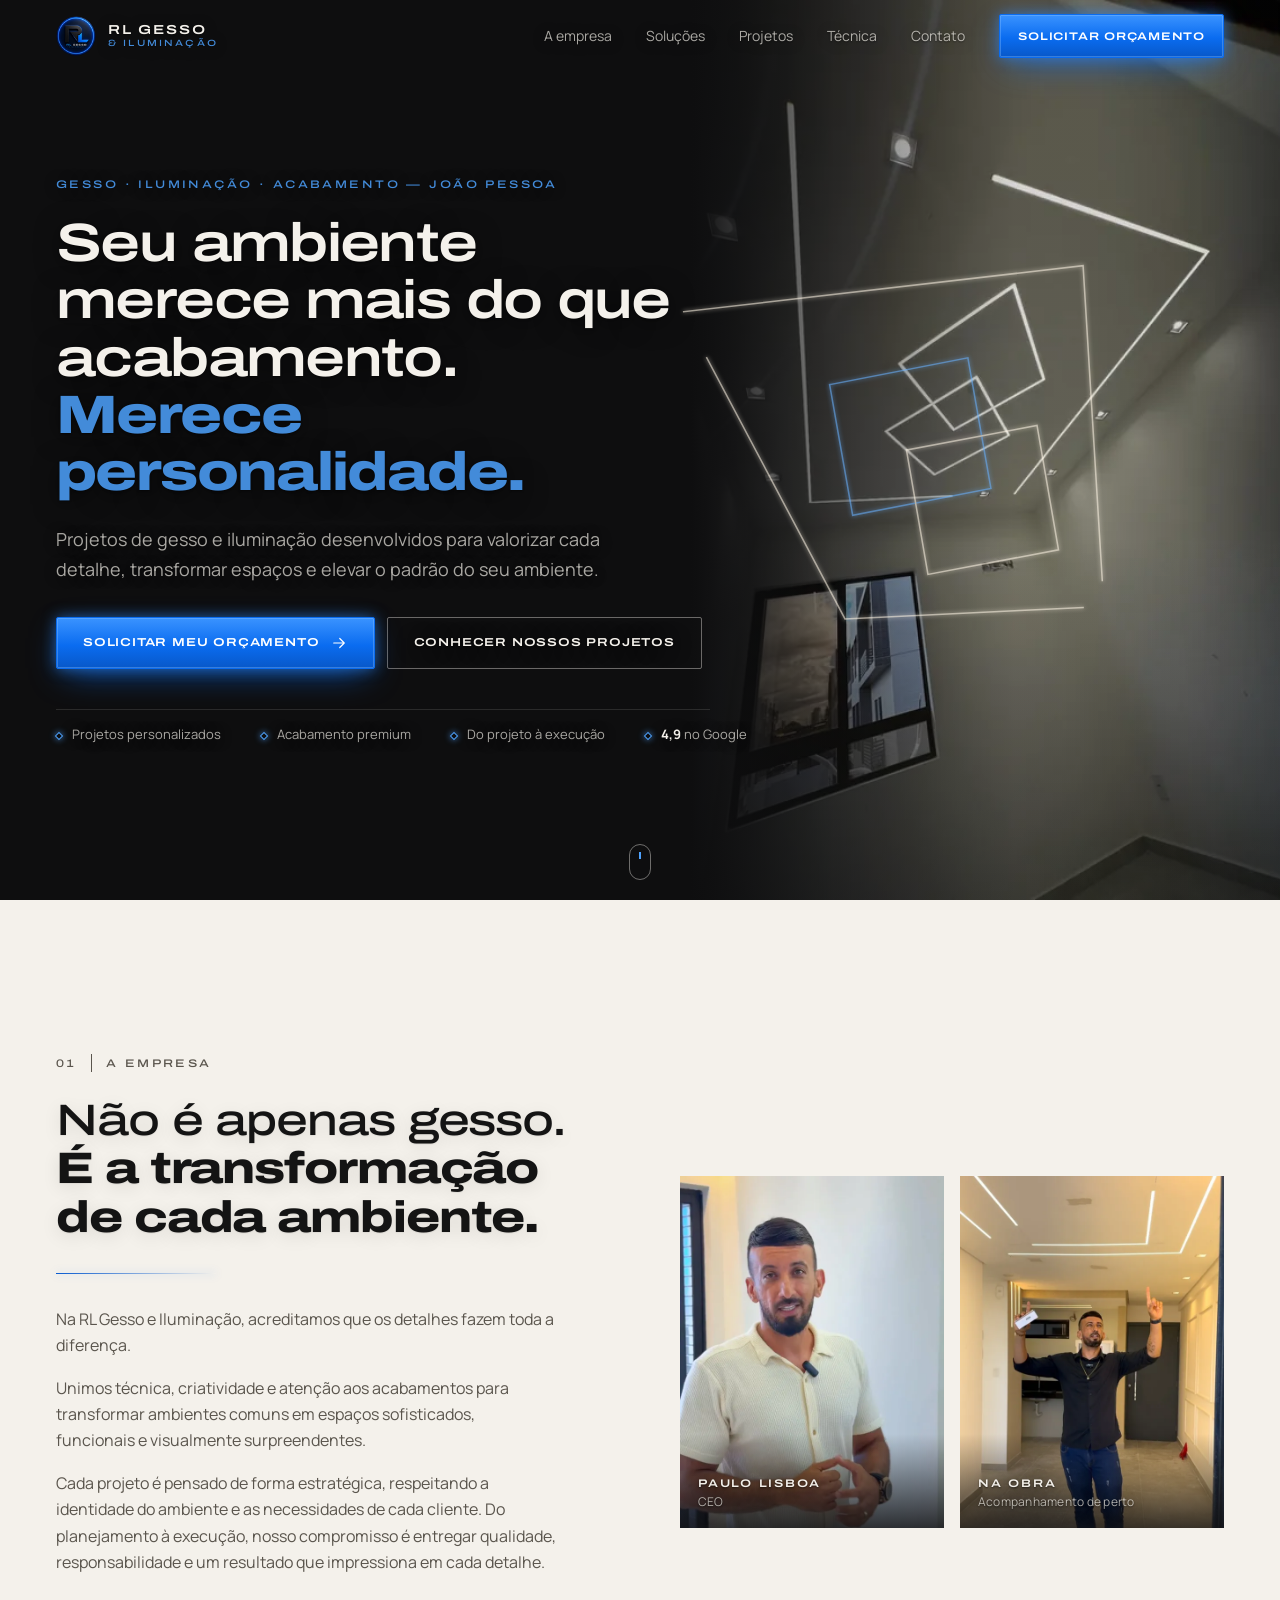
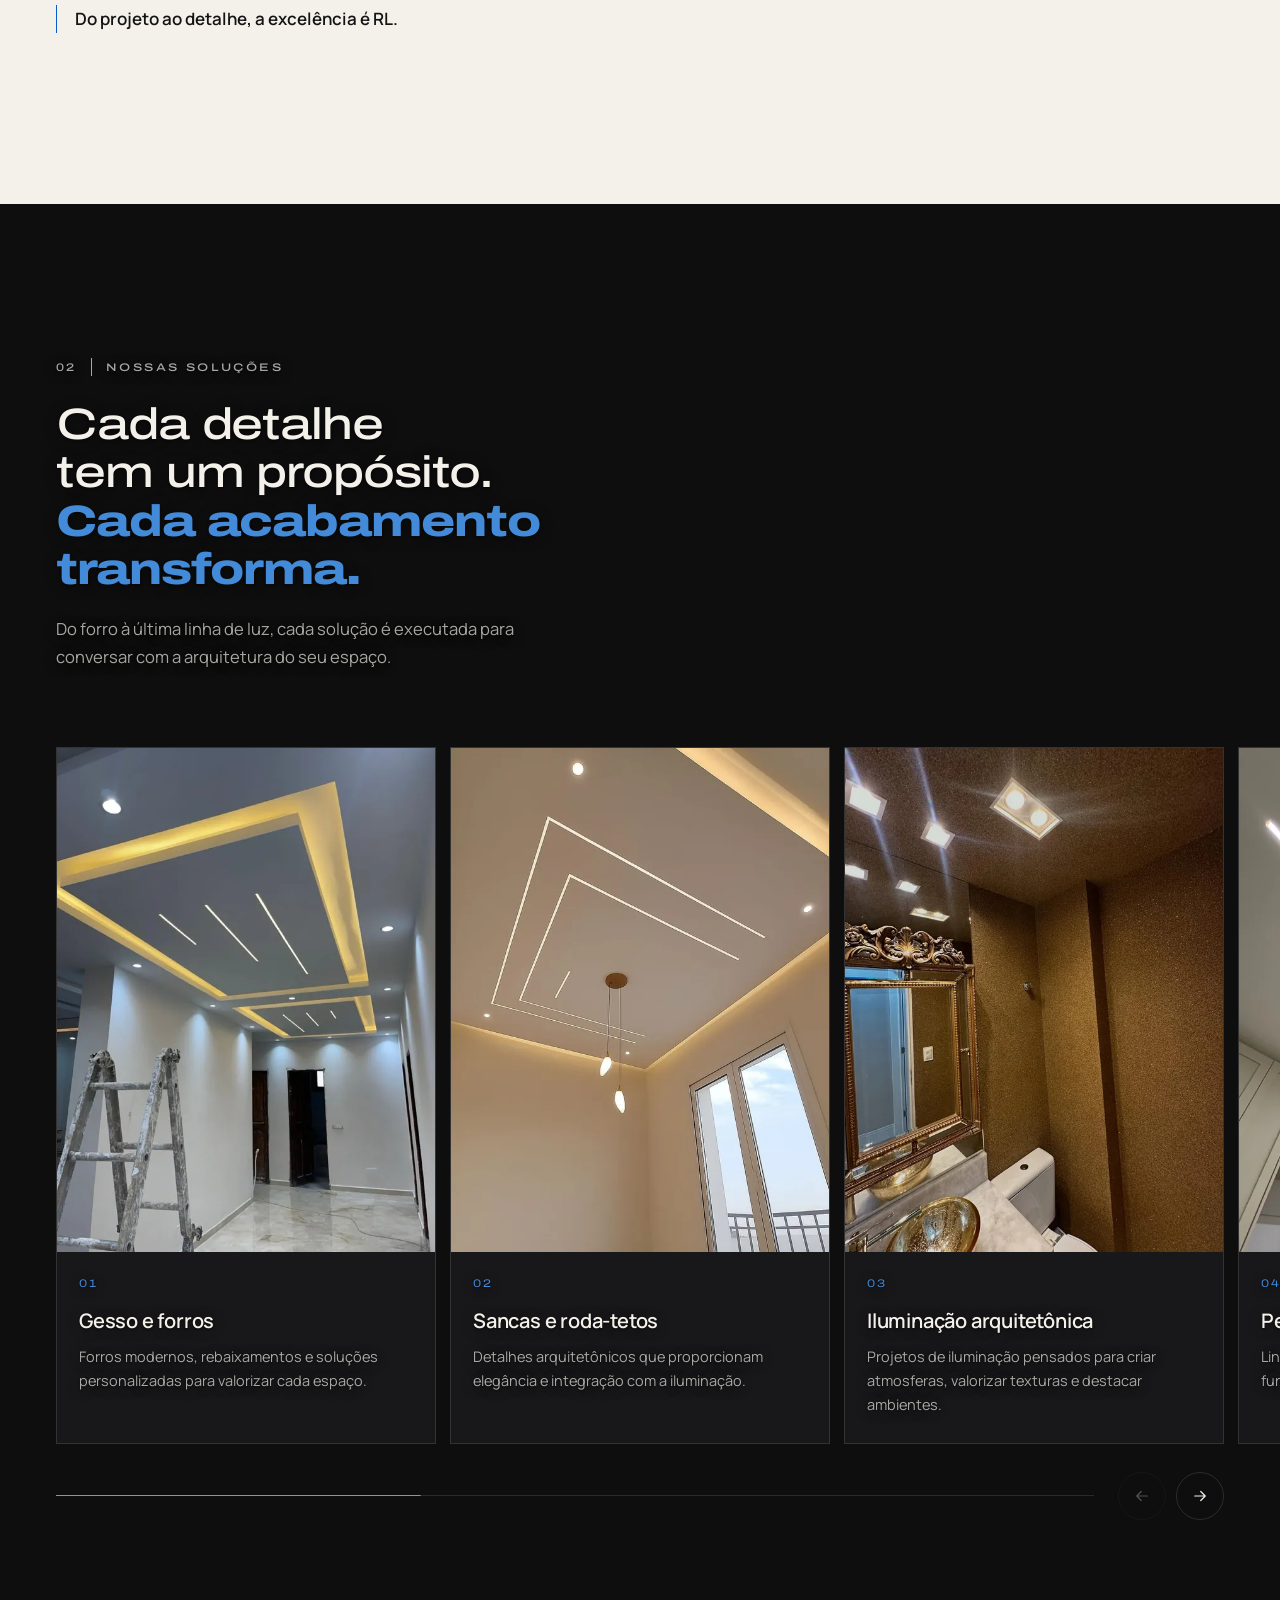
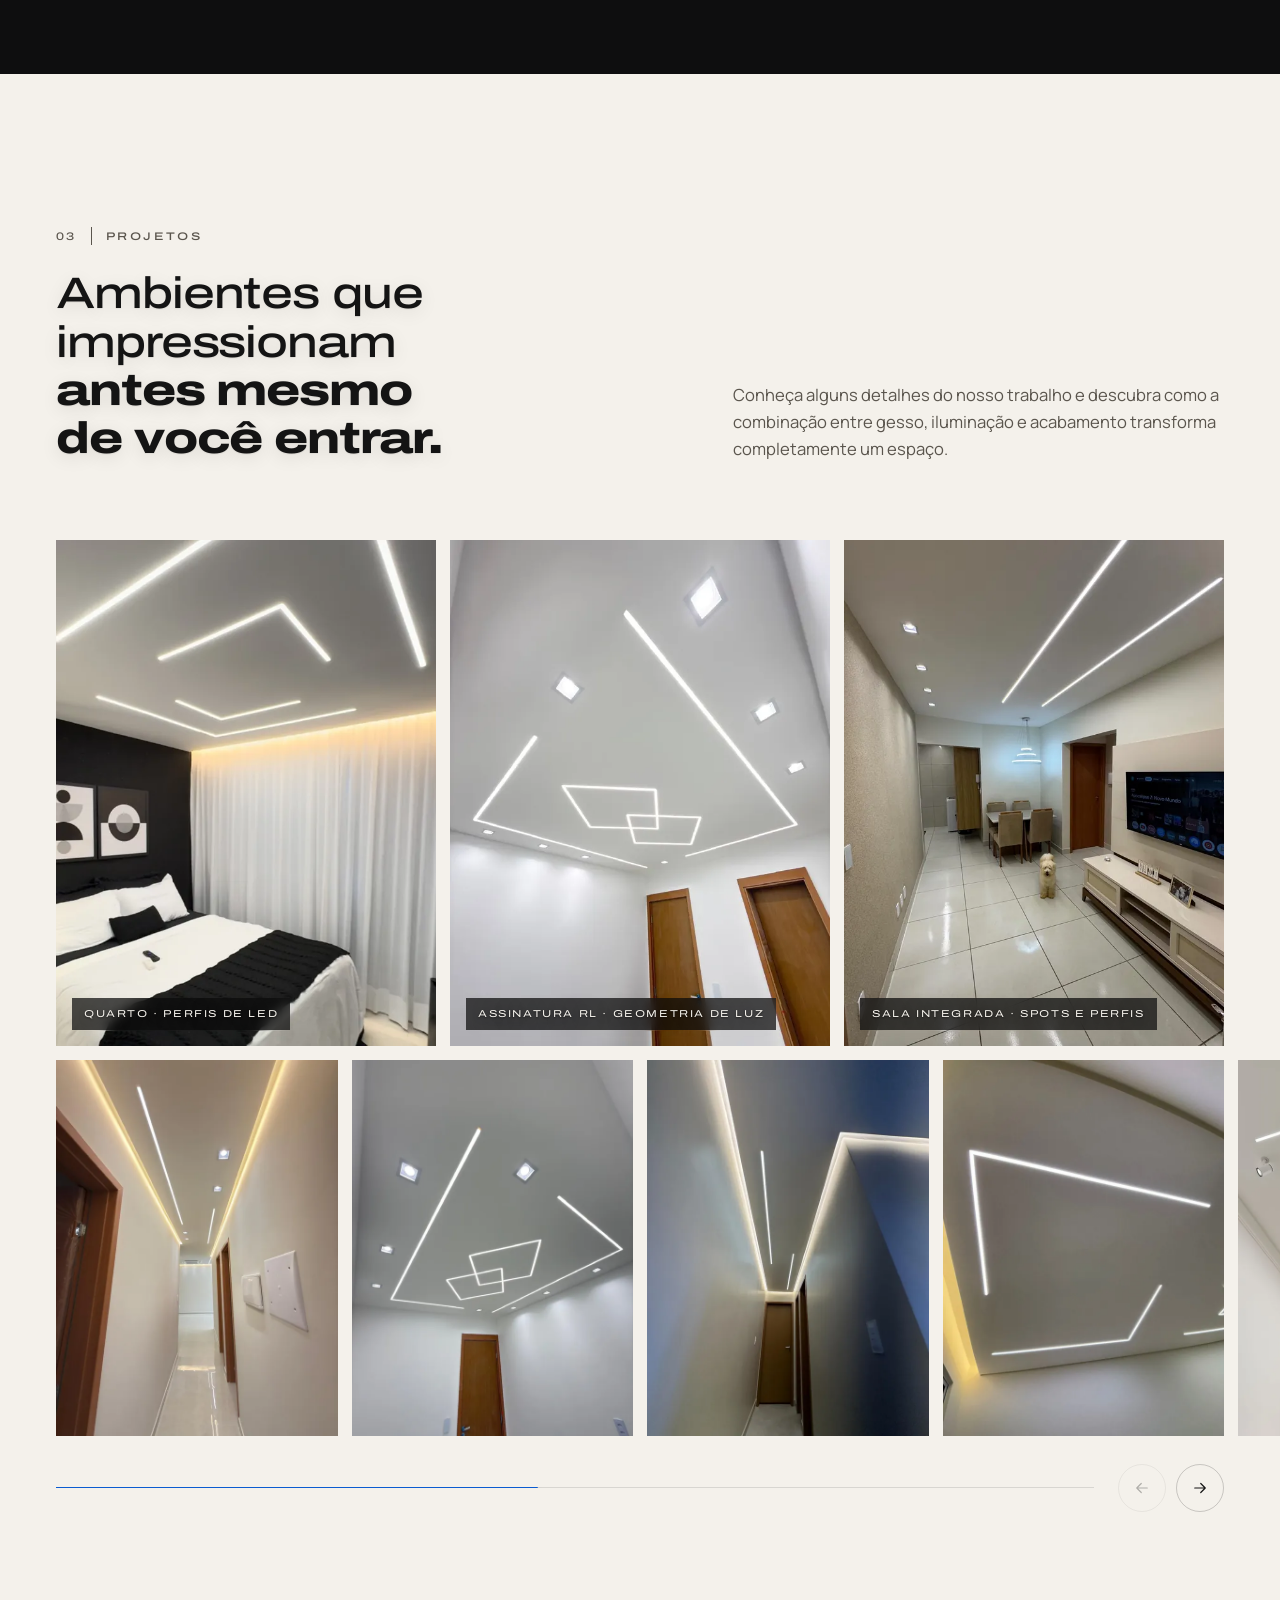
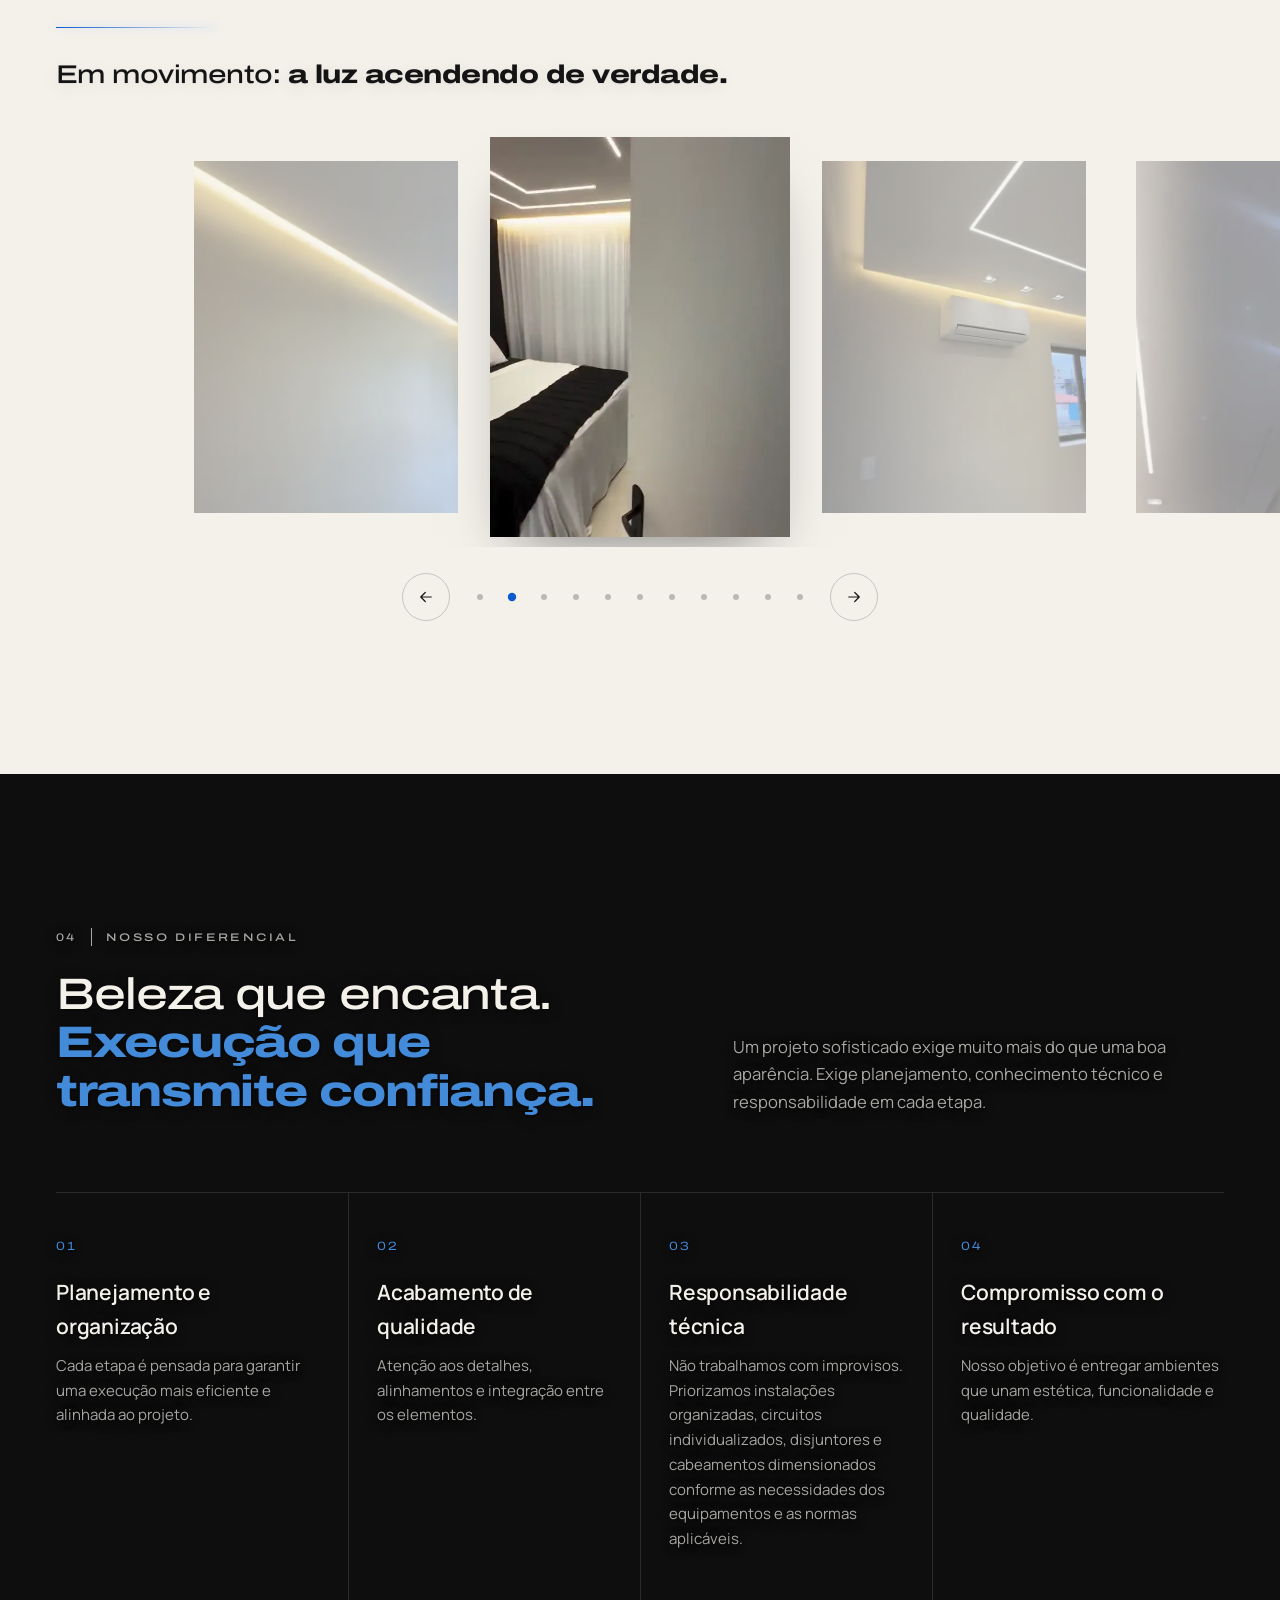
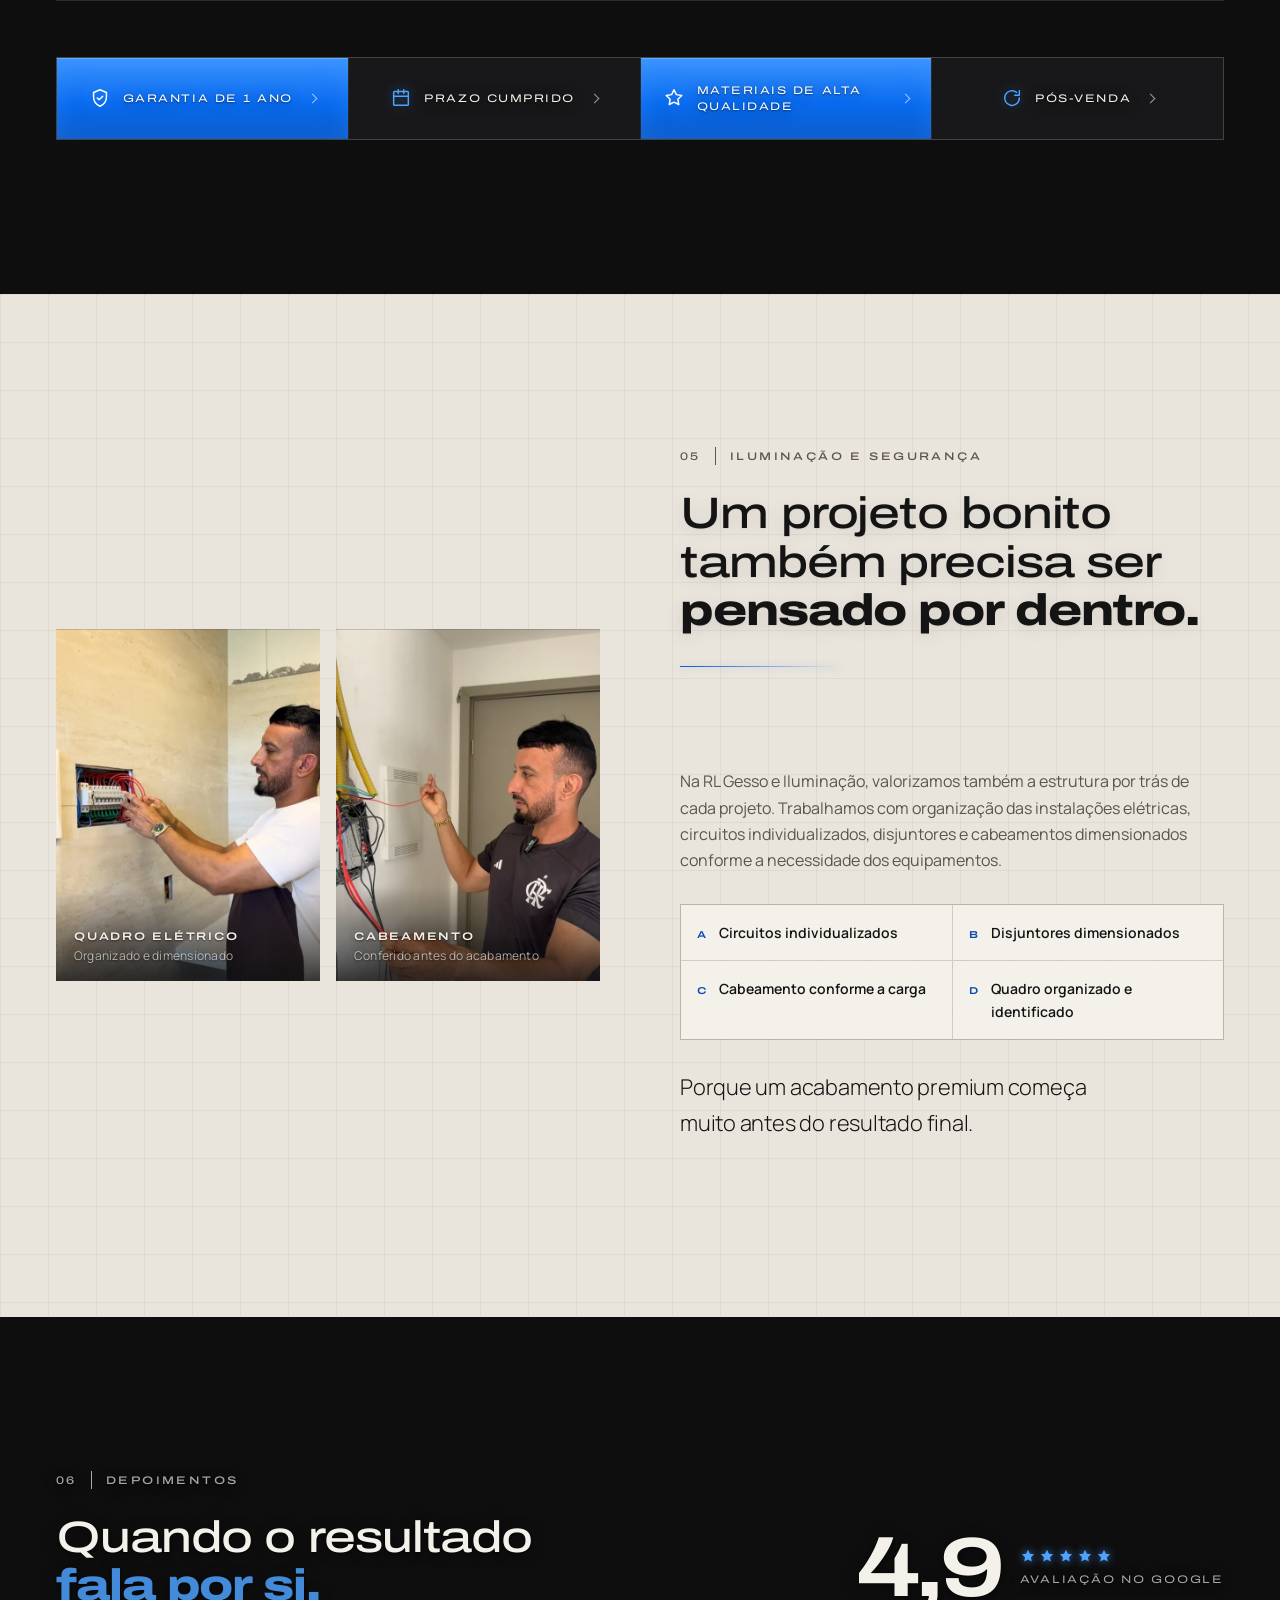
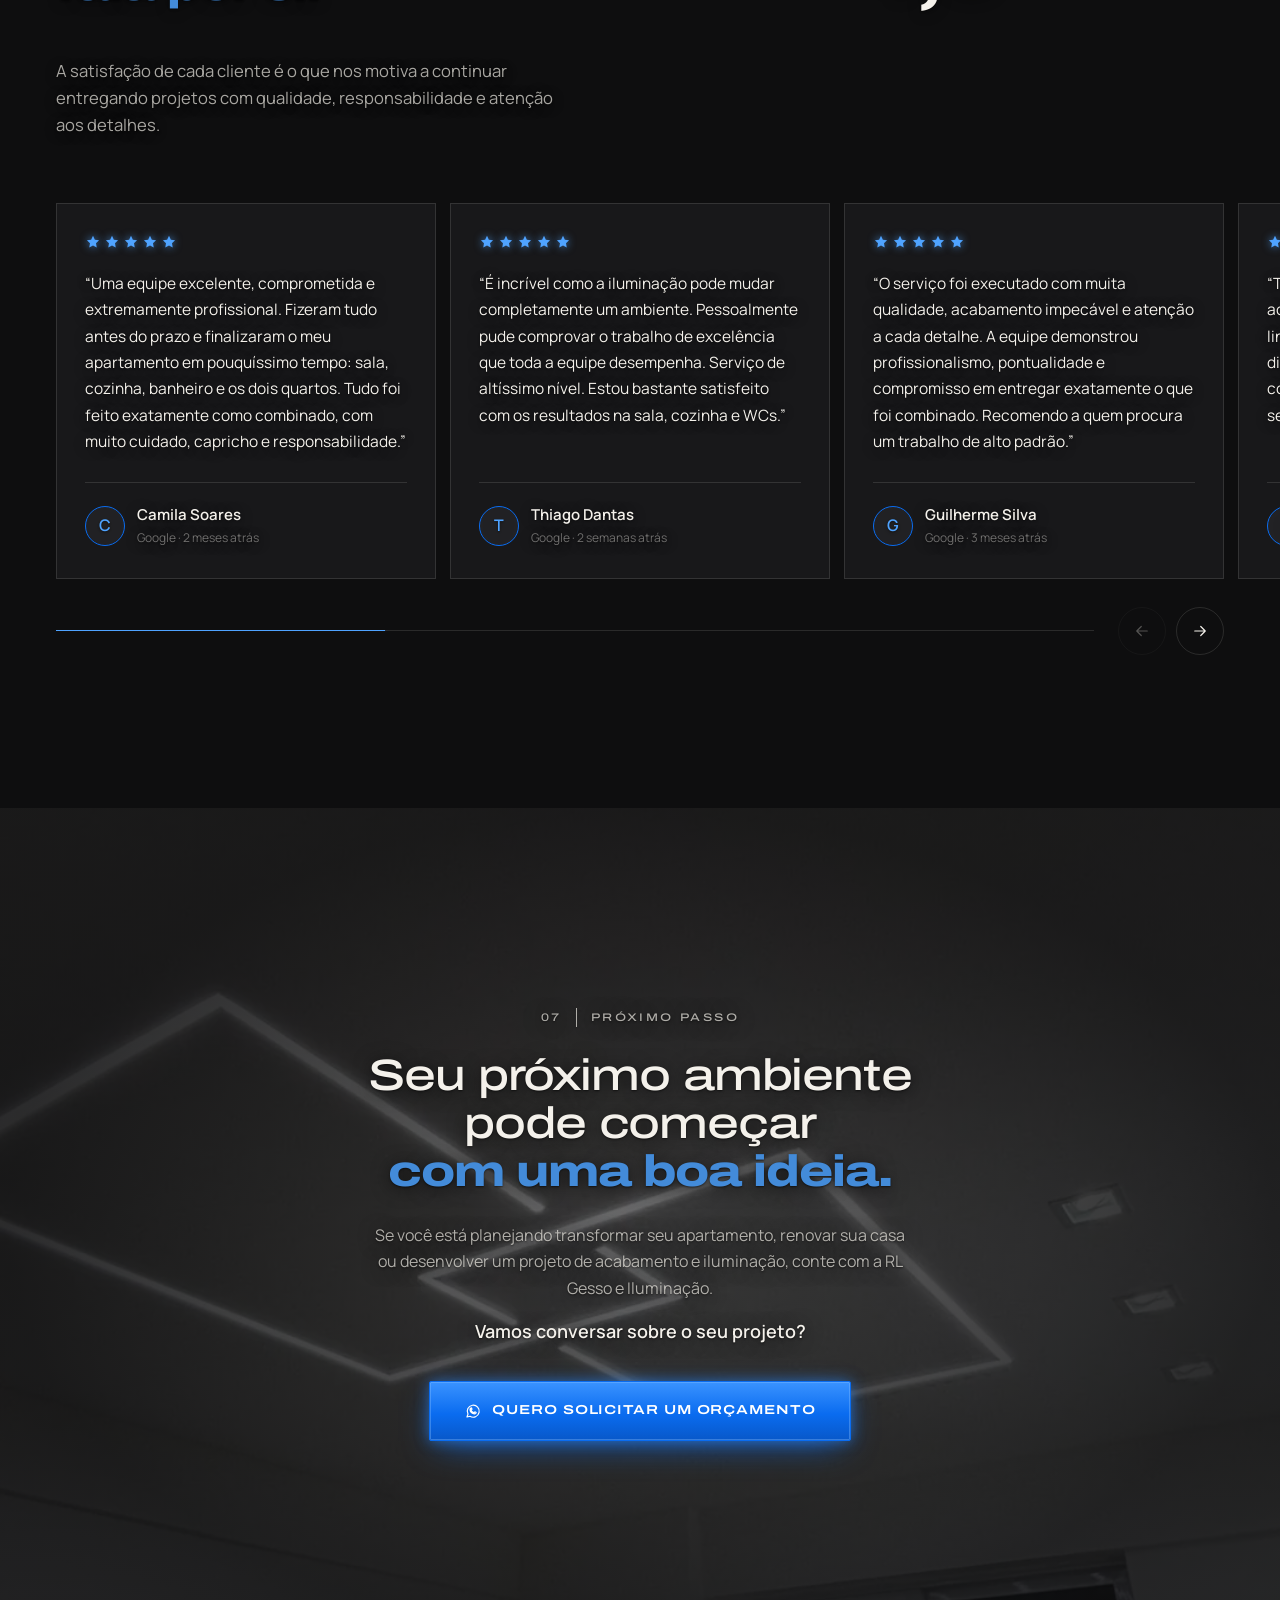
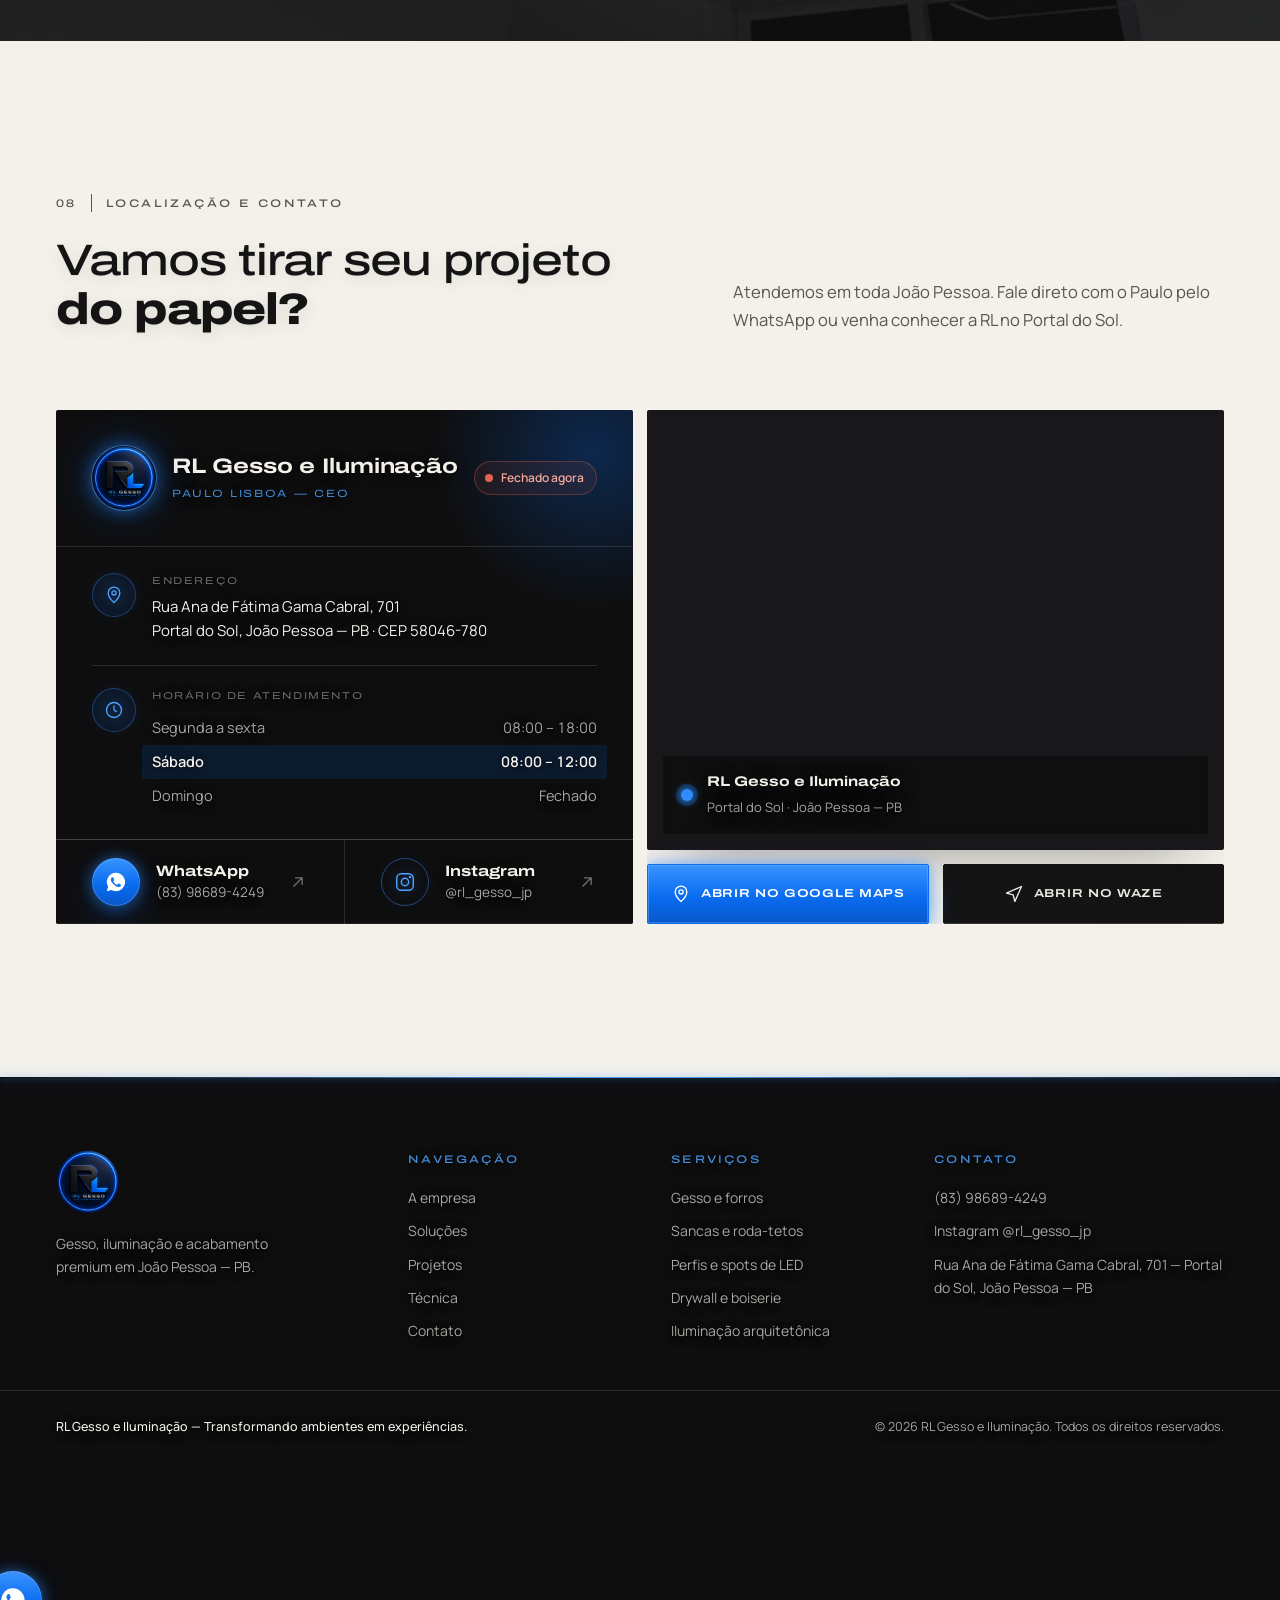
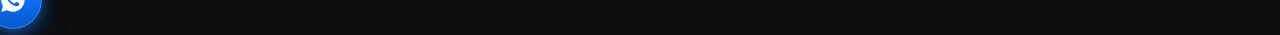
<file: index.html>
<!doctype html>
<html lang="pt-BR">
<head>
<meta charset="utf-8">
<meta name="viewport" content="width=device-width, initial-scale=1, viewport-fit=cover">
<title>RL Gesso e Iluminação | Gesso, sancas e perfis de LED em João Pessoa – PB</title>
<meta name="description" content="Projetos de gesso e iluminação de alto padrão em João Pessoa – PB: forros, sancas, perfis de LED, spots recuados, drywall, boiserie e instalação elétrica organizada. Solicite seu orçamento pelo WhatsApp.">
<meta name="keywords" content="gesso João Pessoa, sanca iluminada, perfil de LED, forro de gesso, drywall João Pessoa, iluminação arquitetônica, boiserie, rebaixamento de gesso">
<link rel="canonical" href="https://rlgessojp.vercel.app/">
<meta name="robots" content="index, follow, max-image-preview:large">
<meta name="theme-color" content="#0E0E0F">
<meta name="geo.region" content="BR-PB">
<meta name="geo.placename" content="João Pessoa">

<meta property="og:type" content="website">
<meta property="og:locale" content="pt_BR">
<meta property="og:site_name" content="RL Gesso e Iluminação">
<meta property="og:title" content="RL Gesso e Iluminação — Luz que transforma">
<meta property="og:description" content="Gesso, iluminação e acabamento premium em João Pessoa – PB. Do projeto à execução.">
<meta property="og:url" content="https://rlgessojp.vercel.app/">
<meta property="og:image" content="https://rlgessojp.vercel.app/assets/img/og-logo.jpg">
<meta property="og:image:width" content="1200">
<meta property="og:image:height" content="1200">
<meta name="twitter:card" content="summary_large_image">

<link rel="icon" type="image/png" sizes="32x32" href="assets/img/logo-32.png">
<link rel="icon" type="image/png" sizes="192x192" href="assets/img/logo-192.png">
<link rel="apple-touch-icon" href="assets/img/logo-192.png">

<link rel="preconnect" href="https://fonts.googleapis.com">
<link rel="preconnect" href="https://fonts.gstatic.com" crossorigin>
<link href="https://fonts.googleapis.com/css2?family=Archivo:wdth,wght@125,400;125,500;125,600;125,700;125,800&family=Manrope:wght@300;400;500;600;700&display=swap" rel="stylesheet">
<link rel="preload" as="image" href="assets/img/geometrico-janela-1080.webp" imagesrcset="assets/img/geometrico-janela-600.webp 600w, assets/img/geometrico-janela-1080.webp 1080w" imagesizes="(min-width:1024px) 46vw, 100vw">
<script>
  /* liga a intro antes da primeira pintura; sem JS a intro não aparece */
  (function(d){d.classList.add("js");if(!matchMedia("(prefers-reduced-motion: reduce)").matches)d.classList.add("intro-on");})(document.documentElement);
</script>
<link rel="preload" as="image" href="assets/img/logo-intro.webp">
<link rel="stylesheet" href="styles.css">

<script type="application/ld+json">
{
  "@context": "https://schema.org",
  "@type": "HomeAndConstructionBusiness",
  "name": "RL Gesso e Iluminação",
  "slogan": "Transformamos ambientes em experiências",
  "description": "Gesso, iluminação arquitetônica e acabamento premium em João Pessoa – PB.",
  "url": "https://rlgessojp.vercel.app/",
  "image": "https://rlgessojp.vercel.app/assets/img/og-logo.jpg",
  "logo": "https://rlgessojp.vercel.app/assets/img/logo-512.png",
  "telephone": "+55 83 98689-4249",
  "founder": { "@type": "Person", "name": "Paulo Lisboa", "jobTitle": "CEO" },
  "address": {
    "@type": "PostalAddress",
    "streetAddress": "Rua Ana de Fátima Gama Cabral, 701",
    "addressLocality": "João Pessoa",
    "addressRegion": "PB",
    "postalCode": "58046-780",
    "addressCountry": "BR"
  },
  "areaServed": { "@type": "City", "name": "João Pessoa" },
  "openingHoursSpecification": [
    { "@type": "OpeningHoursSpecification", "dayOfWeek": ["Monday","Tuesday","Wednesday","Thursday","Friday"], "opens": "08:00", "closes": "18:00" },
    { "@type": "OpeningHoursSpecification", "dayOfWeek": "Saturday", "opens": "08:00", "closes": "12:00" }
  ],
  "aggregateRating": { "@type": "AggregateRating", "ratingValue": "4.9", "bestRating": "5" },
  "sameAs": ["https://www.instagram.com/rl_gesso_jp/"],
  "makesOffer": [
    "Gesso e forros", "Sancas e roda-tetos", "Iluminação arquitetônica", "Perfis de LED",
    "Spots de LED recuados", "Divisórias em drywall", "Boiserie e ripados em gesso",
    "Móveis planejados em gesso", "Iluminação em geral"
  ]
}
</script>
</head>
<body>
<a class="skip" href="#conteudo">Pular para o conteúdo</a>

<!-- ============ INTRO DO LOGO ============ -->
<div class="intro" data-intro>
  <div class="intro__stage" aria-hidden="true">
    <span class="intro__halo"></span>
    <svg class="intro__ring" viewBox="0 0 200 200">
      <circle class="intro__ring-base" cx="100" cy="100" r="96"/>
      <circle class="intro__ring-line" cx="100" cy="100" r="96" pathLength="1"/>
      <circle class="intro__ring-core" cx="100" cy="100" r="96" pathLength="1"/>
    </svg>
    <div class="intro__logo">
      <img src="assets/img/logo-intro.webp" width="640" height="640" alt="">
      <span class="intro__sweep"></span>
    </div>
  </div>
  <p class="intro__tag" aria-hidden="true">Luz que transforma</p>
  <button class="intro__skip" type="button">Pular intro</button>
</div>

<!-- ============ HEADER ============ -->
<header class="header" id="topo">
  <div class="header__inner">
    <a class="brand" href="#inicio" aria-label="RL Gesso e Iluminação — início">
      <img src="assets/img/logo-64.png" width="40" height="40" alt="">
      <span class="brand__name">RL Gesso<small>&amp; Iluminação</small></span>
    </a>
    <nav class="nav" id="menu" aria-label="Navegação principal">
      <a href="#sobre">A empresa</a>
      <a href="#solucoes">Soluções</a>
      <a href="#projetos">Projetos</a>
      <a href="#tecnica">Técnica</a>
      <a href="#contato">Contato</a>
      <a class="btn btn--gold nav__cta" data-wa="Olá, Paulo! Vim pelo site e gostaria de solicitar um orçamento." href="#contato">Solicitar orçamento</a>
    </nav>
    <button class="burger" type="button" aria-controls="menu" aria-expanded="false" aria-label="Abrir menu">
      <span></span><span></span>
    </button>
  </div>
</header>

<main id="conteudo">

<!-- ============ 01 HERO ============ -->
<section class="hero" id="inicio" aria-labelledby="hero-title">
  <div class="hero__media">
    <img src="assets/img/geometrico-janela-1080.webp" srcset="assets/img/geometrico-janela-600.webp 600w, assets/img/geometrico-janela-1080.webp 1080w" sizes="(min-width:1024px) 46vw, 100vw" width="1080" height="1440" alt="Teto com perfis de LED em desenho geométrico de quadrados sobrepostos e spots recuados" fetchpriority="high">
    <span class="hero__power" aria-hidden="true"></span>
  </div>

  <svg class="hero__lines" viewBox="0 0 600 600" aria-hidden="true" preserveAspectRatio="xMidYMid meet">
    <defs>
      <filter id="glow" x="-20%" y="-20%" width="140%" height="140%">
        <feGaussianBlur stdDeviation="3" result="b"/>
        <feMerge><feMergeNode in="b"/><feMergeNode in="SourceGraphic"/></feMerge>
      </filter>
    </defs>
    <g filter="url(#glow)" fill="none" stroke-linecap="square">
      <path class="ln ln--1" d="M40 120 L560 60 L585 470" pathLength="1"/>
      <path class="ln ln--2" d="M70 180 L250 520 L560 505" pathLength="1"/>
      <path class="ln ln--3" d="M230 215 L410 180 L440 350 L260 385 Z" pathLength="1"/>
      <path class="ln ln--4" d="M330 300 L500 268 L528 430 L358 462 Z" pathLength="1"/>
    </g>
  </svg>

  <div class="hero__content container">
    <p class="eyebrow reveal" data-d="1">Gesso · Iluminação · Acabamento — João Pessoa</p>
    <h1 class="hero__title" id="hero-title">
      <span class="line reveal" data-d="2">Seu ambiente merece mais do que acabamento.</span>
      <strong class="line reveal" data-d="3">Merece personalidade.</strong>
    </h1>
    <p class="hero__lead reveal" data-d="4">Projetos de gesso e iluminação desenvolvidos para valorizar cada detalhe, transformar espaços e elevar o padrão do seu ambiente.</p>
    <div class="hero__ctas reveal" data-d="5">
      <a class="btn btn--gold" data-wa="Olá, Paulo! Vim pelo site e quero solicitar um orçamento para o meu ambiente." href="#contato">
        Solicitar meu orçamento <svg class="ico" viewBox="0 0 24 24" aria-hidden="true"><path d="M5 12h14M13 6l6 6-6 6"/></svg>
      </a>
      <a class="btn btn--ghost" href="#projetos">Conhecer nossos projetos</a>
    </div>
    <ul class="trust reveal" data-d="6" aria-label="Diferenciais">
      <li>Projetos personalizados</li>
      <li>Acabamento premium</li>
      <li>Do projeto à execução</li>
      <li><b>4,9</b> no Google</li>
    </ul>
  </div>

  <a class="hero__scroll" href="#sobre" aria-label="Rolar para a próxima seção"><span></span></a>
</section>

<!-- ============ 02 SOBRE ============ -->
<section class="section section--light about" id="sobre" aria-labelledby="sobre-title">
  <div class="container about__grid">
    <div class="about__text">
      <p class="kicker reveal"><span>01</span> A empresa</p>
      <h2 class="h2 reveal" id="sobre-title">Não é apenas gesso. <em>É a transformação de cada ambiente.</em></h2>
      <div class="lightline lightline--dark" aria-hidden="true"></div>
      <p class="reveal">Na RL Gesso e Iluminação, acreditamos que os detalhes fazem toda a diferença.</p>
      <p class="reveal">Unimos técnica, criatividade e atenção aos acabamentos para transformar ambientes comuns em espaços sofisticados, funcionais e visualmente surpreendentes.</p>
      <p class="reveal">Cada projeto é pensado de forma estratégica, respeitando a identidade do ambiente e as necessidades de cada cliente. Do planejamento à execução, nosso compromisso é entregar qualidade, responsabilidade e um resultado que impressiona em cada detalhe.</p>
      <p class="signature reveal">Do projeto ao detalhe, a excelência é RL.</p>
    </div>
    <div class="about__media">
      <figure class="frame reveal-img">
        <img src="assets/img/ceo-1080.webp" srcset="assets/img/ceo-600.webp 600w, assets/img/ceo-1080.webp 1080w" sizes="(min-width:1024px) 24vw, 50vw" width="1080" height="1440" loading="lazy" decoding="async" alt="Paulo Lisboa, CEO da RL Gesso e Iluminação">
        <figcaption><strong>Paulo Lisboa</strong> CEO</figcaption>
      </figure>
      <figure class="frame reveal-img" data-d="2">
        <img src="assets/img/ceo-teto-1080.webp" srcset="assets/img/ceo-teto-600.webp 600w, assets/img/ceo-teto-1080.webp 1080w" sizes="(min-width:1024px) 24vw, 50vw" width="1080" height="1440" loading="lazy" decoding="async" alt="Paulo Lisboa apresentando um teto com perfis de LED em obra entregue">
        <figcaption><strong>Na obra</strong> Acompanhamento de perto</figcaption>
      </figure>
    </div>
  </div>
</section>

<!-- ============ 03 SOLUÇÕES ============ -->
<section class="section section--dark services" id="solucoes" aria-labelledby="solucoes-title">
  <div class="container">
    <div class="section-head">
      <p class="kicker kicker--dark reveal"><span>02</span> Nossas soluções</p>
      <h2 class="h2 reveal" id="solucoes-title">Cada detalhe tem um propósito. <em>Cada acabamento transforma.</em></h2>
      <p class="section-head__lead reveal">Do forro à última linha de luz, cada solução é executada para conversar com a arquitetura do seu espaço.</p>
    </div>
  </div>

  <div class="carousel carousel--services reveal" data-carousel>
    <ol class="carousel__track services__list" role="list">
      <li class="service"><figure style="background-image:url([data-uri])"><img data-fade src="assets/img/rebaixo-obra-600.webp" srcset="assets/img/rebaixo-obra-600.webp 600w, assets/img/rebaixo-obra-1080.webp 1080w" sizes="(min-width:1024px) 30vw, 78vw" width="600" height="800" loading="lazy" decoding="async" alt="Forro de gesso rebaixado com sanca iluminada e perfis de LED"></figure><div class="service__body"><span class="service__n">01</span><h3>Gesso e forros</h3><p>Forros modernos, rebaixamentos e soluções personalizadas para valorizar cada espaço.</p></div></li>
      <li class="service"><figure style="background-image:url([data-uri])"><img data-fade src="assets/img/sanca-pendentes-600.webp" srcset="assets/img/sanca-pendentes-600.webp 600w, assets/img/sanca-pendentes-1080.webp 1080w" sizes="(min-width:1024px) 30vw, 78vw" width="600" height="800" loading="lazy" decoding="async" alt="Sanca com luz indireta quente e pendentes"></figure><div class="service__body"><span class="service__n">02</span><h3>Sancas e roda-tetos</h3><p>Detalhes arquitetônicos que proporcionam elegância e integração com a iluminação.</p></div></li>
      <li class="service"><figure style="background-image:url([data-uri])"><img data-fade src="assets/img/lavabo-dourado-600.webp" srcset="assets/img/lavabo-dourado-600.webp 600w, assets/img/lavabo-dourado-1080.webp 1080w" sizes="(min-width:1024px) 30vw, 78vw" width="600" height="800" loading="lazy" decoding="async" alt="Lavabo com iluminação arquitetônica destacando a textura dourada das paredes"></figure><div class="service__body"><span class="service__n">03</span><h3>Iluminação arquitetônica</h3><p>Projetos de iluminação pensados para criar atmosferas, valorizar texturas e destacar ambientes.</p></div></li>
      <li class="service"><figure style="background-image:url([data-uri])"><img data-fade src="assets/img/cozinha-linear-600.webp" srcset="assets/img/cozinha-linear-600.webp 600w, assets/img/cozinha-linear-1080.webp 1080w" sizes="(min-width:1024px) 30vw, 78vw" width="600" height="800" loading="lazy" decoding="async" alt="Perfis de LED lineares embutidos no teto de uma cozinha planejada"></figure><div class="service__body"><span class="service__n">04</span><h3>Perfis de LED</h3><p>Linhas de luz modernas que unem funcionalidade, estética e sofisticação.</p></div></li>
      <li class="service"><figure style="background-image:url([data-uri])"><img data-fade src="assets/img/perfis-spots-600.webp" srcset="assets/img/perfis-spots-600.webp 600w, assets/img/perfis-spots-1080.webp 1080w" sizes="(min-width:1024px) 30vw, 78vw" width="600" height="800" loading="lazy" decoding="async" alt="Spots de LED recuados alinhados ao lado de perfis de LED"></figure><div class="service__body"><span class="service__n">05</span><h3>Spots de LED recuados</h3><p>Iluminação direcionada com integração discreta e acabamento refinado.</p></div></li>
      <li class="service"><figure style="background-image:url([data-uri])"><img data-fade src="assets/img/sala-cortina-600.webp" srcset="assets/img/sala-cortina-600.webp 600w, assets/img/sala-cortina-1080.webp 1080w" sizes="(min-width:1024px) 30vw, 78vw" width="600" height="800" loading="lazy" decoding="async" alt="Sala com sanca de cortina, nicho e paredes em drywall"></figure><div class="service__body"><span class="service__n">06</span><h3>Divisórias em drywall</h3><p>Soluções inteligentes para organizar, integrar e aproveitar melhor os espaços.</p></div></li>
      <li class="service"><figure style="background-image:url([data-uri])"><img data-fade src="assets/img/sala-ripado-600.webp" srcset="assets/img/sala-ripado-600.webp 600w, assets/img/sala-ripado-1080.webp 1080w" sizes="(min-width:1024px) 30vw, 78vw" width="600" height="800" loading="lazy" decoding="async" alt="Sala com paredes ripadas em gesso e sanca iluminada"></figure><div class="service__body"><span class="service__n">07</span><h3>Boiserie e ripados em gesso</h3><p>Elementos decorativos que agregam personalidade e sofisticação às paredes.</p></div></li>
      <li class="service"><figure style="background-image:url([data-uri])"><img data-fade src="assets/img/cozinha-entardecer-600.webp" srcset="assets/img/cozinha-entardecer-600.webp 600w, assets/img/cozinha-entardecer-1080.webp 1080w" sizes="(min-width:1024px) 30vw, 78vw" width="600" height="800" loading="lazy" decoding="async" alt="Ambiente integrado com nicho, rebaixo e desenho de LED no teto"></figure><div class="service__body"><span class="service__n">08</span><h3>Móveis planejados em gesso</h3><p>Soluções personalizadas para integrar estética, funcionalidade e aproveitamento de espaço.</p></div></li>
      <li class="service"><figure style="background-image:url([data-uri])"><img data-fade src="assets/img/jacuzzi-600.webp" srcset="assets/img/jacuzzi-600.webp 600w, assets/img/jacuzzi-1080.webp 1080w" sizes="(min-width:1024px) 30vw, 78vw" width="600" height="800" loading="lazy" decoding="async" alt="Área externa com fita de LED sob os degraus de uma banheira de hidromassagem"></figure><div class="service__body"><span class="service__n">09</span><h3>Iluminação em geral</h3><p>Instalações e soluções de iluminação adequadas às características de cada ambiente.</p></div></li>
    </ol>
    <div class="carousel__controls container" aria-label="Controles do carrossel de soluções">
      <div class="carousel__progress" aria-hidden="true"><span></span></div>
      <button class="cbtn" type="button" data-prev aria-label="Solução anterior"><svg class="ico" viewBox="0 0 24 24" aria-hidden="true"><path d="M19 12H5M11 6l-6 6 6 6"/></svg></button>
      <button class="cbtn" type="button" data-next aria-label="Próxima solução"><svg class="ico" viewBox="0 0 24 24" aria-hidden="true"><path d="M5 12h14M13 6l6 6-6 6"/></svg></button>
    </div>
  </div>
</section>

<!-- ============ 04 PROJETOS ============ -->
<section class="section section--light projects" id="projetos" aria-labelledby="projetos-title">
  <div class="container">
    <div class="section-head section-head--split">
      <div>
        <p class="kicker reveal"><span>03</span> Projetos</p>
        <h2 class="h2 reveal" id="projetos-title">Ambientes que impressionam <em>antes mesmo de você entrar.</em></h2>
      </div>
      <p class="section-head__lead reveal">Conheça alguns detalhes do nosso trabalho e descubra como a combinação entre gesso, iluminação e acabamento transforma completamente um espaço.</p>
    </div>

    <!-- Destaques -->
    <div class="featured">
      <button class="featured__item reveal-img" type="button" data-lightbox="assets/img/quarto-1080.webp" data-caption="Quarto com perfis de LED e sanca de cortina" style="background-image:url([data-uri])">
        <img data-fade src="assets/img/quarto-1080.webp" srcset="assets/img/quarto-600.webp 600w, assets/img/quarto-1080.webp 1080w" sizes="(min-width:1024px) 31vw, 100vw" width="1080" height="1440" loading="lazy" decoding="async" alt="Quarto com perfis de LED em desenho geométrico e sanca de cortina iluminada">
        <span class="featured__tag">Quarto · Perfis de LED</span>
      </button>
      <button class="featured__item reveal-img" data-d="2" type="button" data-lightbox="assets/img/geometrico-portas-1080.webp" data-caption="Desenho geométrico em perfis de LED com spots recuados" style="background-image:url([data-uri])">
        <img data-fade src="assets/img/geometrico-portas-1080.webp" srcset="assets/img/geometrico-portas-600.webp 600w, assets/img/geometrico-portas-1080.webp 1080w" sizes="(min-width:1024px) 31vw, 100vw" width="1080" height="1440" loading="lazy" decoding="async" alt="Teto com perfis de LED formando quadrados sobrepostos e spots recuados">
        <span class="featured__tag">Assinatura RL · Geometria de luz</span>
      </button>
      <button class="featured__item reveal-img" data-d="3" type="button" data-lightbox="assets/img/sala-jantar-1080.webp" data-caption="Sala de estar e jantar com perfis de LED e spots" style="background-image:url([data-uri])">
        <img data-fade src="assets/img/sala-jantar-1080.webp" srcset="assets/img/sala-jantar-600.webp 600w, assets/img/sala-jantar-1080.webp 1080w" sizes="(min-width:1024px) 31vw, 100vw" width="1080" height="1440" loading="lazy" decoding="async" alt="Sala de estar e jantar integradas com perfis de LED e spots recuados">
        <span class="featured__tag">Sala integrada · Spots e perfis</span>
      </button>
    </div>
  </div>

  <!-- Carrossel de fotos -->
  <div class="carousel carousel--gallery reveal" data-carousel>
    <ul class="carousel__track" role="list">
      <li><button class="shot" type="button" data-lightbox="assets/img/corredor-perfis-1080.webp" data-caption="Corredor com sanca, perfis e spots" style="background-image:url([data-uri])"><img data-fade src="assets/img/corredor-perfis-600.webp" width="600" height="800" loading="lazy" decoding="async" alt="Corredor com sanca iluminada, perfis de LED e spots recuados"></button></li>
      <li><button class="shot" type="button" data-lightbox="assets/img/geometrico-portas-2-1080.webp" data-caption="Geometria de luz com spots recuados" style="background-image:url([data-uri])"><img data-fade src="assets/img/geometrico-portas-2-600.webp" width="600" height="800" loading="lazy" decoding="async" alt="Teto com perfis de LED em quadrados sobrepostos"></button></li>
      <li><button class="shot" type="button" data-lightbox="assets/img/corredor-azul-1080.webp" data-caption="Corredor com luz indireta e perfis" style="background-image:url([data-uri])"><img data-fade src="assets/img/corredor-azul-600.webp" width="600" height="800" loading="lazy" decoding="async" alt="Corredor com luz indireta nas sancas e perfis de LED no teto"></button></li>
      <li><button class="shot" type="button" data-lightbox="assets/img/linhas-sanca-1080.webp" data-caption="Linhas de luz com sanca" style="background-image:url([data-uri])"><img data-fade src="assets/img/linhas-sanca-600.webp" width="600" height="800" loading="lazy" decoding="async" alt="Linhas de LED embutidas no gesso com sanca de luz quente"></button></li>
      <li><button class="shot" type="button" data-lightbox="assets/img/geometrico-render-1080.webp" data-caption="Projeto geométrico com spots direcionáveis" style="background-image:url([data-uri])"><img data-fade src="assets/img/geometrico-render-600.webp" width="600" height="800" loading="lazy" decoding="async" alt="Projeto de teto com perfis de LED geométricos e spots direcionáveis"></button></li>
      <li><button class="shot" type="button" data-lightbox="assets/img/cozinha-planejada-1080.webp" data-caption="Cozinha com perfil linear e spots" style="background-image:url([data-uri])"><img data-fade src="assets/img/cozinha-planejada-600.webp" width="600" height="800" loading="lazy" decoding="async" alt="Cozinha com perfil de LED linear e spots recuados"></button></li>
      <li><button class="shot" type="button" data-lightbox="assets/img/corredor-render-1080.webp" data-caption="Rebaixo com sanca e perfis" style="background-image:url([data-uri])"><img data-fade src="assets/img/corredor-render-600.webp" width="600" height="800" loading="lazy" decoding="async" alt="Rebaixo de gesso com sanca iluminada e perfis de LED"></button></li>
      <li><button class="shot" type="button" data-lightbox="assets/img/corredor-linhas-1080.webp" data-caption="Corredor com perfis de LED" style="background-image:url([data-uri])"><img data-fade src="assets/img/corredor-linhas-600.webp" width="600" height="800" loading="lazy" decoding="async" alt="Corredor com perfis de LED lineares no teto"></button></li>
      <li><button class="shot" type="button" data-lightbox="assets/img/parede-textura-1080.webp" data-caption="Sala com perfis e spots valorizando a textura" style="background-image:url([data-uri])"><img data-fade src="assets/img/parede-textura-600.webp" width="600" height="800" loading="lazy" decoding="async" alt="Sala com perfis de LED e spots valorizando parede texturizada"></button></li>
    </ul>
    <div class="carousel__controls container">
      <div class="carousel__progress" aria-hidden="true"><span></span></div>
      <button class="cbtn cbtn--light" type="button" data-prev aria-label="Foto anterior"><svg class="ico" viewBox="0 0 24 24" aria-hidden="true"><path d="M19 12H5M11 6l-6 6 6 6"/></svg></button>
      <button class="cbtn cbtn--light" type="button" data-next aria-label="Próxima foto"><svg class="ico" viewBox="0 0 24 24" aria-hidden="true"><path d="M5 12h14M13 6l6 6-6 6"/></svg></button>
    </div>
  </div>

  <!-- Carrossel de vídeos -->
  <div class="container videos-head">
    <div class="lightline lightline--dark" aria-hidden="true"></div>
    <h3 class="h3 reveal">Em movimento: <em>a luz acendendo de verdade.</em></h3>
  </div>
  <div class="vcarousel reveal" data-vcarousel>
    <ul class="vcarousel__track" role="list">
      <li class="vcard"><video muted loop playsinline preload="none" poster="assets/video/obra-4.webp" aria-label="Vídeo: sala com sanca e perfis de LED"><source src="assets/video/obra-4.mp4" type="video/mp4"></video></li>
      <li class="vcard"><video muted loop playsinline preload="none" poster="assets/video/obra-10.webp" aria-label="Vídeo: quarto com perfis de LED e sanca de cortina"><source src="assets/video/obra-10.mp4" type="video/mp4"></video></li>
      <li class="vcard"><video muted loop playsinline preload="none" poster="assets/video/obra-7.webp" aria-label="Vídeo: ambientes com sanca quente e geometria de LED"><source src="assets/video/obra-7.mp4" type="video/mp4"></video></li>
      <li class="vcard"><video muted loop playsinline preload="none" poster="assets/video/obra-8.webp" aria-label="Vídeo: corredor e sala com sanca, perfis e boiserie"><source src="assets/video/obra-8.mp4" type="video/mp4"></video></li>
      <li class="vcard"><video muted loop playsinline preload="none" poster="assets/video/obra-6.webp" aria-label="Vídeo: perfis de LED geométricos e boiserie"><source src="assets/video/obra-6.mp4" type="video/mp4"></video></li>
      <li class="vcard"><video muted loop playsinline preload="none" poster="assets/video/obra-11.webp" aria-label="Vídeo: sanca quente, perfis e spots em vários ambientes"><source src="assets/video/obra-11.mp4" type="video/mp4"></video></li>
      <li class="vcard"><video muted loop playsinline preload="none" poster="assets/video/obra-5.webp" aria-label="Vídeo: perfis de LED, boiserie e acabamentos"><source src="assets/video/obra-5.mp4" type="video/mp4"></video></li>
      <li class="vcard"><video muted loop playsinline preload="none" poster="assets/video/obra-9.webp" aria-label="Vídeo: cozinha com perfis de LED na parede e no teto"><source src="assets/video/obra-9.mp4" type="video/mp4"></video></li>
      <li class="vcard"><video muted loop playsinline preload="none" poster="assets/video/obra-2.webp" aria-label="Vídeo: sanca iluminada em sala e cozinha"><source src="assets/video/obra-2.mp4" type="video/mp4"></video></li>
      <li class="vcard"><video muted loop playsinline preload="none" poster="assets/video/obra-3.webp" aria-label="Vídeo: lavabo com spots e textura dourada"><source src="assets/video/obra-3.mp4" type="video/mp4"></video></li>
      <li class="vcard"><video muted loop playsinline preload="none" poster="assets/video/obra-1.webp" aria-label="Vídeo: apartamento com perfis e spots de LED"><source src="assets/video/obra-1.mp4" type="video/mp4"></video></li>
    </ul>
    <div class="vcarousel__controls">
      <button class="cbtn cbtn--light" type="button" data-prev aria-label="Vídeo anterior"><svg class="ico" viewBox="0 0 24 24" aria-hidden="true"><path d="M19 12H5M11 6l-6 6 6 6"/></svg></button>
      <div class="vcarousel__dots" role="tablist" aria-label="Escolher vídeo"></div>
      <button class="cbtn cbtn--light" type="button" data-next aria-label="Próximo vídeo"><svg class="ico" viewBox="0 0 24 24" aria-hidden="true"><path d="M5 12h14M13 6l6 6-6 6"/></svg></button>
    </div>
  </div>
</section>

<!-- ============ 05 DIFERENCIAL ============ -->
<section class="section section--dark diff" aria-labelledby="diff-title">
  <div class="container">
    <div class="section-head section-head--split">
      <div>
        <p class="kicker kicker--dark reveal"><span>04</span> Nosso diferencial</p>
        <h2 class="h2 reveal" id="diff-title">Beleza que encanta. <em>Execução que transmite confiança.</em></h2>
      </div>
      <p class="section-head__lead reveal">Um projeto sofisticado exige muito mais do que uma boa aparência. Exige planejamento, conhecimento técnico e responsabilidade em cada etapa.</p>
    </div>

    <ol class="diff__grid" role="list">
      <li class="diff__item reveal" data-d="1"><span class="diff__n">01</span><h3>Planejamento e organização</h3><p>Cada etapa é pensada para garantir uma execução mais eficiente e alinhada ao projeto.</p></li>
      <li class="diff__item reveal" data-d="2"><span class="diff__n">02</span><h3>Acabamento de qualidade</h3><p>Atenção aos detalhes, alinhamentos e integração entre os elementos.</p></li>
      <li class="diff__item reveal" data-d="3"><span class="diff__n">03</span><h3>Responsabilidade técnica</h3><p>Não trabalhamos com improvisos. Priorizamos instalações organizadas, circuitos individualizados, disjuntores e cabeamentos dimensionados conforme as necessidades dos equipamentos e as normas aplicáveis.</p></li>
      <li class="diff__item reveal" data-d="4"><span class="diff__n">04</span><h3>Compromisso com o resultado</h3><p>Nosso objetivo é entregar ambientes que unam estética, funcionalidade e qualidade.</p></li>
    </ol>

    <ul class="assurance reveal" role="list" aria-label="Garantias">
      <li><a data-wa="Olá, Paulo! Vim pelo site e quero saber mais sobre a garantia de 1 ano dos serviços." href="#contato"><svg class="ico" viewBox="0 0 24 24" aria-hidden="true"><path d="M12 3l7 3v5c0 4.5-3 8.3-7 10-4-1.7-7-5.5-7-10V6l7-3z"/><path d="M9 12l2 2 4-4"/></svg>Garantia de 1 ano</a></li>
      <li><a data-wa="Olá, Paulo! Vim pelo site e quero um orçamento com prazo de entrega para o meu projeto." href="#contato"><svg class="ico" viewBox="0 0 24 24" aria-hidden="true"><rect x="4" y="5" width="16" height="15" rx="1"/><path d="M4 10h16M9 3v4M15 3v4"/></svg>Prazo cumprido</a></li>
      <li><a data-wa="Olá, Paulo! Vim pelo site e quero saber quais materiais vocês usam no gesso e na iluminação." href="#contato"><svg class="ico" viewBox="0 0 24 24" aria-hidden="true"><path d="M12 3l2.6 5.3 5.9.9-4.3 4.1 1 5.8L12 16.4 6.8 19.1l1-5.8L3.5 9.2l5.9-.9z"/></svg>Materiais de alta qualidade</a></li>
      <li><a data-wa="Olá, Paulo! Vim pelo site e gostaria de saber como funciona o pós-venda." href="#contato"><svg class="ico" viewBox="0 0 24 24" aria-hidden="true"><path d="M20 12a8 8 0 1 1-3-6.2"/><path d="M20 4v5h-5"/></svg>Pós-venda</a></li>
    </ul>
  </div>
</section>

<!-- ============ 06 TÉCNICA ============ -->
<section class="section section--plan tech" id="tecnica" aria-labelledby="tecnica-title">
  <div class="container tech__grid">
    <div class="tech__text">
      <p class="kicker reveal"><span>05</span> Iluminação e segurança</p>
      <h2 class="h2 reveal" id="tecnica-title">Um projeto bonito também precisa ser <em>pensado por dentro.</em></h2>
      <div class="lightline lightline--dark" aria-hidden="true"></div>
      <p class="reveal">A sofisticação de um ambiente não está apenas no que os olhos conseguem enxergar.</p>
      <p class="reveal">Na RL Gesso e Iluminação, valorizamos também a estrutura por trás de cada projeto. Trabalhamos com organização das instalações elétricas, circuitos individualizados, disjuntores e cabeamentos dimensionados conforme a necessidade dos equipamentos.</p>
      <ul class="spec reveal" role="list">
        <li><span>A</span>Circuitos individualizados</li>
        <li><span>B</span>Disjuntores dimensionados</li>
        <li><span>C</span>Cabeamento conforme a carga</li>
        <li><span>D</span>Quadro organizado e identificado</li>
      </ul>
      <p class="tech__quote reveal">Porque um acabamento premium começa muito antes do resultado final.</p>
    </div>
    <div class="tech__media">
      <figure class="frame reveal-img">
        <img src="assets/img/ceo-quadro-1080.webp" srcset="assets/img/ceo-quadro-600.webp 600w, assets/img/ceo-quadro-1080.webp 1080w" sizes="(min-width:1024px) 24vw, 50vw" width="1080" height="1440" loading="lazy" decoding="async" alt="Paulo Lisboa organizando os disjuntores de um quadro elétrico">
        <figcaption><strong>Quadro elétrico</strong> Organizado e dimensionado</figcaption>
      </figure>
      <figure class="frame reveal-img" data-d="2">
        <img src="assets/img/ceo-fiacao-1080.webp" srcset="assets/img/ceo-fiacao-600.webp 600w, assets/img/ceo-fiacao-1080.webp 1080w" sizes="(min-width:1024px) 24vw, 50vw" width="1080" height="1440" loading="lazy" decoding="async" alt="Paulo Lisboa conferindo o cabeamento de uma instalação">
        <figcaption><strong>Cabeamento</strong> Conferido antes do acabamento</figcaption>
      </figure>
    </div>
  </div>
</section>

<!-- ============ 07 DEPOIMENTOS ============ -->
<section class="section section--dark testimonials" aria-labelledby="dep-title">
  <div class="container">
    <div class="section-head section-head--split">
      <div>
        <p class="kicker kicker--dark reveal"><span>06</span> Depoimentos</p>
        <h2 class="h2 reveal" id="dep-title">Quando o resultado <em>fala por si.</em></h2>
      </div>
      <div class="rating reveal">
        <strong>4,9</strong>
        <div><span class="rating__stars" role="img" aria-label="Nota 4,9 de 5"><svg viewBox="0 0 24 24" aria-hidden="true"><path d="M12 2.8l2.8 5.8 6.3.9-4.6 4.4 1.1 6.3L12 17.2l-5.6 3 1.1-6.3L2.9 9.5l6.3-.9z"/></svg><svg viewBox="0 0 24 24" aria-hidden="true"><path d="M12 2.8l2.8 5.8 6.3.9-4.6 4.4 1.1 6.3L12 17.2l-5.6 3 1.1-6.3L2.9 9.5l6.3-.9z"/></svg><svg viewBox="0 0 24 24" aria-hidden="true"><path d="M12 2.8l2.8 5.8 6.3.9-4.6 4.4 1.1 6.3L12 17.2l-5.6 3 1.1-6.3L2.9 9.5l6.3-.9z"/></svg><svg viewBox="0 0 24 24" aria-hidden="true"><path d="M12 2.8l2.8 5.8 6.3.9-4.6 4.4 1.1 6.3L12 17.2l-5.6 3 1.1-6.3L2.9 9.5l6.3-.9z"/></svg><svg viewBox="0 0 24 24" aria-hidden="true"><path d="M12 2.8l2.8 5.8 6.3.9-4.6 4.4 1.1 6.3L12 17.2l-5.6 3 1.1-6.3L2.9 9.5l6.3-.9z"/></svg></span><span>Avaliação no Google</span></div>
      </div>
    </div>
    <p class="section-head__lead reveal tlead">A satisfação de cada cliente é o que nos motiva a continuar entregando projetos com qualidade, responsabilidade e atenção aos detalhes.</p>
  </div>
  <div class="carousel carousel--testimonials reveal" data-carousel>
    <ul class="carousel__track" role="list">
      <li class="tcard"><blockquote><div class="tcard__stars" role="img" aria-label="5 de 5 estrelas"><svg viewBox="0 0 24 24" aria-hidden="true"><path d="M12 2.8l2.8 5.8 6.3.9-4.6 4.4 1.1 6.3L12 17.2l-5.6 3 1.1-6.3L2.9 9.5l6.3-.9z"/></svg><svg viewBox="0 0 24 24" aria-hidden="true"><path d="M12 2.8l2.8 5.8 6.3.9-4.6 4.4 1.1 6.3L12 17.2l-5.6 3 1.1-6.3L2.9 9.5l6.3-.9z"/></svg><svg viewBox="0 0 24 24" aria-hidden="true"><path d="M12 2.8l2.8 5.8 6.3.9-4.6 4.4 1.1 6.3L12 17.2l-5.6 3 1.1-6.3L2.9 9.5l6.3-.9z"/></svg><svg viewBox="0 0 24 24" aria-hidden="true"><path d="M12 2.8l2.8 5.8 6.3.9-4.6 4.4 1.1 6.3L12 17.2l-5.6 3 1.1-6.3L2.9 9.5l6.3-.9z"/></svg><svg viewBox="0 0 24 24" aria-hidden="true"><path d="M12 2.8l2.8 5.8 6.3.9-4.6 4.4 1.1 6.3L12 17.2l-5.6 3 1.1-6.3L2.9 9.5l6.3-.9z"/></svg></div><p>“Uma equipe excelente, comprometida e extremamente profissional. Fizeram tudo antes do prazo e finalizaram o meu apartamento em pouquíssimo tempo: sala, cozinha, banheiro e os dois quartos. Tudo foi feito exatamente como combinado, com muito cuidado, capricho e responsabilidade.”</p><footer><span class="tcard__avatar" aria-hidden="true">C</span><cite>Camila Soares</cite><small>Google · 2 meses atrás</small></footer></blockquote></li>
      <li class="tcard"><blockquote><div class="tcard__stars" role="img" aria-label="5 de 5 estrelas"><svg viewBox="0 0 24 24" aria-hidden="true"><path d="M12 2.8l2.8 5.8 6.3.9-4.6 4.4 1.1 6.3L12 17.2l-5.6 3 1.1-6.3L2.9 9.5l6.3-.9z"/></svg><svg viewBox="0 0 24 24" aria-hidden="true"><path d="M12 2.8l2.8 5.8 6.3.9-4.6 4.4 1.1 6.3L12 17.2l-5.6 3 1.1-6.3L2.9 9.5l6.3-.9z"/></svg><svg viewBox="0 0 24 24" aria-hidden="true"><path d="M12 2.8l2.8 5.8 6.3.9-4.6 4.4 1.1 6.3L12 17.2l-5.6 3 1.1-6.3L2.9 9.5l6.3-.9z"/></svg><svg viewBox="0 0 24 24" aria-hidden="true"><path d="M12 2.8l2.8 5.8 6.3.9-4.6 4.4 1.1 6.3L12 17.2l-5.6 3 1.1-6.3L2.9 9.5l6.3-.9z"/></svg><svg viewBox="0 0 24 24" aria-hidden="true"><path d="M12 2.8l2.8 5.8 6.3.9-4.6 4.4 1.1 6.3L12 17.2l-5.6 3 1.1-6.3L2.9 9.5l6.3-.9z"/></svg></div><p>“É incrível como a iluminação pode mudar completamente um ambiente. Pessoalmente pude comprovar o trabalho de excelência que toda a equipe desempenha. Serviço de altíssimo nível. Estou bastante satisfeito com os resultados na sala, cozinha e WCs.”</p><footer><span class="tcard__avatar" aria-hidden="true">T</span><cite>Thiago Dantas</cite><small>Google · 2 semanas atrás</small></footer></blockquote></li>
      <li class="tcard"><blockquote><div class="tcard__stars" role="img" aria-label="5 de 5 estrelas"><svg viewBox="0 0 24 24" aria-hidden="true"><path d="M12 2.8l2.8 5.8 6.3.9-4.6 4.4 1.1 6.3L12 17.2l-5.6 3 1.1-6.3L2.9 9.5l6.3-.9z"/></svg><svg viewBox="0 0 24 24" aria-hidden="true"><path d="M12 2.8l2.8 5.8 6.3.9-4.6 4.4 1.1 6.3L12 17.2l-5.6 3 1.1-6.3L2.9 9.5l6.3-.9z"/></svg><svg viewBox="0 0 24 24" aria-hidden="true"><path d="M12 2.8l2.8 5.8 6.3.9-4.6 4.4 1.1 6.3L12 17.2l-5.6 3 1.1-6.3L2.9 9.5l6.3-.9z"/></svg><svg viewBox="0 0 24 24" aria-hidden="true"><path d="M12 2.8l2.8 5.8 6.3.9-4.6 4.4 1.1 6.3L12 17.2l-5.6 3 1.1-6.3L2.9 9.5l6.3-.9z"/></svg><svg viewBox="0 0 24 24" aria-hidden="true"><path d="M12 2.8l2.8 5.8 6.3.9-4.6 4.4 1.1 6.3L12 17.2l-5.6 3 1.1-6.3L2.9 9.5l6.3-.9z"/></svg></div><p>“O serviço foi executado com muita qualidade, acabamento impecável e atenção a cada detalhe. A equipe demonstrou profissionalismo, pontualidade e compromisso em entregar exatamente o que foi combinado. Recomendo a quem procura um trabalho de alto padrão.”</p><footer><span class="tcard__avatar" aria-hidden="true">G</span><cite>Guilherme Silva</cite><small>Google · 3 meses atrás</small></footer></blockquote></li>
      <li class="tcard"><blockquote><div class="tcard__stars" role="img" aria-label="5 de 5 estrelas"><svg viewBox="0 0 24 24" aria-hidden="true"><path d="M12 2.8l2.8 5.8 6.3.9-4.6 4.4 1.1 6.3L12 17.2l-5.6 3 1.1-6.3L2.9 9.5l6.3-.9z"/></svg><svg viewBox="0 0 24 24" aria-hidden="true"><path d="M12 2.8l2.8 5.8 6.3.9-4.6 4.4 1.1 6.3L12 17.2l-5.6 3 1.1-6.3L2.9 9.5l6.3-.9z"/></svg><svg viewBox="0 0 24 24" aria-hidden="true"><path d="M12 2.8l2.8 5.8 6.3.9-4.6 4.4 1.1 6.3L12 17.2l-5.6 3 1.1-6.3L2.9 9.5l6.3-.9z"/></svg><svg viewBox="0 0 24 24" aria-hidden="true"><path d="M12 2.8l2.8 5.8 6.3.9-4.6 4.4 1.1 6.3L12 17.2l-5.6 3 1.1-6.3L2.9 9.5l6.3-.9z"/></svg><svg viewBox="0 0 24 24" aria-hidden="true"><path d="M12 2.8l2.8 5.8 6.3.9-4.6 4.4 1.1 6.3L12 17.2l-5.6 3 1.1-6.3L2.9 9.5l6.3-.9z"/></svg></div><p>“Tudo foi feito com muito capricho, atenção aos detalhes e qualidade. O resultado ficou lindo e superou minhas expectativas! Além disso, foi muito responsável e comprometido, inclusive entregando o serviço antes do prazo combinado.”</p><footer><span class="tcard__avatar" aria-hidden="true">I</span><cite>Izabelly Silva</cite><small>Google · 2 meses atrás</small></footer></blockquote></li>
      <li class="tcard"><blockquote><div class="tcard__stars" role="img" aria-label="5 de 5 estrelas"><svg viewBox="0 0 24 24" aria-hidden="true"><path d="M12 2.8l2.8 5.8 6.3.9-4.6 4.4 1.1 6.3L12 17.2l-5.6 3 1.1-6.3L2.9 9.5l6.3-.9z"/></svg><svg viewBox="0 0 24 24" aria-hidden="true"><path d="M12 2.8l2.8 5.8 6.3.9-4.6 4.4 1.1 6.3L12 17.2l-5.6 3 1.1-6.3L2.9 9.5l6.3-.9z"/></svg><svg viewBox="0 0 24 24" aria-hidden="true"><path d="M12 2.8l2.8 5.8 6.3.9-4.6 4.4 1.1 6.3L12 17.2l-5.6 3 1.1-6.3L2.9 9.5l6.3-.9z"/></svg><svg viewBox="0 0 24 24" aria-hidden="true"><path d="M12 2.8l2.8 5.8 6.3.9-4.6 4.4 1.1 6.3L12 17.2l-5.6 3 1.1-6.3L2.9 9.5l6.3-.9z"/></svg><svg viewBox="0 0 24 24" aria-hidden="true"><path d="M12 2.8l2.8 5.8 6.3.9-4.6 4.4 1.1 6.3L12 17.2l-5.6 3 1.1-6.3L2.9 9.5l6.3-.9z"/></svg></div><p>“Desde o atendimento até a entrega, tudo foi feito com organização, compromisso e muito capricho. O acabamento ficou excelente e a equipe demonstrou conhecimento técnico e respeito aos prazos.”</p><footer><span class="tcard__avatar" aria-hidden="true">A</span><cite>Anne Varele</cite><small>Google · 3 meses atrás</small></footer></blockquote></li>
      <li class="tcard"><blockquote><div class="tcard__stars" role="img" aria-label="5 de 5 estrelas"><svg viewBox="0 0 24 24" aria-hidden="true"><path d="M12 2.8l2.8 5.8 6.3.9-4.6 4.4 1.1 6.3L12 17.2l-5.6 3 1.1-6.3L2.9 9.5l6.3-.9z"/></svg><svg viewBox="0 0 24 24" aria-hidden="true"><path d="M12 2.8l2.8 5.8 6.3.9-4.6 4.4 1.1 6.3L12 17.2l-5.6 3 1.1-6.3L2.9 9.5l6.3-.9z"/></svg><svg viewBox="0 0 24 24" aria-hidden="true"><path d="M12 2.8l2.8 5.8 6.3.9-4.6 4.4 1.1 6.3L12 17.2l-5.6 3 1.1-6.3L2.9 9.5l6.3-.9z"/></svg><svg viewBox="0 0 24 24" aria-hidden="true"><path d="M12 2.8l2.8 5.8 6.3.9-4.6 4.4 1.1 6.3L12 17.2l-5.6 3 1.1-6.3L2.9 9.5l6.3-.9z"/></svg><svg viewBox="0 0 24 24" aria-hidden="true"><path d="M12 2.8l2.8 5.8 6.3.9-4.6 4.4 1.1 6.3L12 17.2l-5.6 3 1.1-6.3L2.9 9.5l6.3-.9z"/></svg></div><p>“Fizemos o gesso e LED na casa toda, sala, quartos, banheiro e cozinha, tudo muito bem trabalhado e organizado. Recomendo e faria novamente sem pensar duas vezes!”</p><footer><span class="tcard__avatar" aria-hidden="true">J</span><cite>Jeferson Silva</cite><small>Google · 2 meses atrás</small></footer></blockquote></li>
      <li class="tcard"><blockquote><div class="tcard__stars" role="img" aria-label="5 de 5 estrelas"><svg viewBox="0 0 24 24" aria-hidden="true"><path d="M12 2.8l2.8 5.8 6.3.9-4.6 4.4 1.1 6.3L12 17.2l-5.6 3 1.1-6.3L2.9 9.5l6.3-.9z"/></svg><svg viewBox="0 0 24 24" aria-hidden="true"><path d="M12 2.8l2.8 5.8 6.3.9-4.6 4.4 1.1 6.3L12 17.2l-5.6 3 1.1-6.3L2.9 9.5l6.3-.9z"/></svg><svg viewBox="0 0 24 24" aria-hidden="true"><path d="M12 2.8l2.8 5.8 6.3.9-4.6 4.4 1.1 6.3L12 17.2l-5.6 3 1.1-6.3L2.9 9.5l6.3-.9z"/></svg><svg viewBox="0 0 24 24" aria-hidden="true"><path d="M12 2.8l2.8 5.8 6.3.9-4.6 4.4 1.1 6.3L12 17.2l-5.6 3 1.1-6.3L2.9 9.5l6.3-.9z"/></svg><svg viewBox="0 0 24 24" aria-hidden="true"><path d="M12 2.8l2.8 5.8 6.3.9-4.6 4.4 1.1 6.3L12 17.2l-5.6 3 1.1-6.3L2.9 9.5l6.3-.9z"/></svg></div><p>“O serviço foi feito antes da data prevista: estava com previsão de entrega para dois dias e em um único dia entregaram com excelência, qualidade, rapidez e dedicação. Podem confiar sem medo.”</p><footer><span class="tcard__avatar" aria-hidden="true">J</span><cite>Jordania Caetano</cite><small>Google · 3 meses atrás</small></footer></blockquote></li>
      <li class="tcard"><blockquote><div class="tcard__stars" role="img" aria-label="5 de 5 estrelas"><svg viewBox="0 0 24 24" aria-hidden="true"><path d="M12 2.8l2.8 5.8 6.3.9-4.6 4.4 1.1 6.3L12 17.2l-5.6 3 1.1-6.3L2.9 9.5l6.3-.9z"/></svg><svg viewBox="0 0 24 24" aria-hidden="true"><path d="M12 2.8l2.8 5.8 6.3.9-4.6 4.4 1.1 6.3L12 17.2l-5.6 3 1.1-6.3L2.9 9.5l6.3-.9z"/></svg><svg viewBox="0 0 24 24" aria-hidden="true"><path d="M12 2.8l2.8 5.8 6.3.9-4.6 4.4 1.1 6.3L12 17.2l-5.6 3 1.1-6.3L2.9 9.5l6.3-.9z"/></svg><svg viewBox="0 0 24 24" aria-hidden="true"><path d="M12 2.8l2.8 5.8 6.3.9-4.6 4.4 1.1 6.3L12 17.2l-5.6 3 1.1-6.3L2.9 9.5l6.3-.9z"/></svg><svg viewBox="0 0 24 24" aria-hidden="true"><path d="M12 2.8l2.8 5.8 6.3.9-4.6 4.4 1.1 6.3L12 17.2l-5.6 3 1.1-6.3L2.9 9.5l6.3-.9z"/></svg></div><p>“Experiência incrível! Profissionalismo, comprometimento, pontualidade. Trabalho impecável, superou nossas expectativas.”</p><footer><span class="tcard__avatar" aria-hidden="true">P</span><cite>Priscila Queiroz</cite><small>Google · 4 meses atrás</small></footer></blockquote></li>
      <li class="tcard"><blockquote><div class="tcard__stars" role="img" aria-label="5 de 5 estrelas"><svg viewBox="0 0 24 24" aria-hidden="true"><path d="M12 2.8l2.8 5.8 6.3.9-4.6 4.4 1.1 6.3L12 17.2l-5.6 3 1.1-6.3L2.9 9.5l6.3-.9z"/></svg><svg viewBox="0 0 24 24" aria-hidden="true"><path d="M12 2.8l2.8 5.8 6.3.9-4.6 4.4 1.1 6.3L12 17.2l-5.6 3 1.1-6.3L2.9 9.5l6.3-.9z"/></svg><svg viewBox="0 0 24 24" aria-hidden="true"><path d="M12 2.8l2.8 5.8 6.3.9-4.6 4.4 1.1 6.3L12 17.2l-5.6 3 1.1-6.3L2.9 9.5l6.3-.9z"/></svg><svg viewBox="0 0 24 24" aria-hidden="true"><path d="M12 2.8l2.8 5.8 6.3.9-4.6 4.4 1.1 6.3L12 17.2l-5.6 3 1.1-6.3L2.9 9.5l6.3-.9z"/></svg><svg viewBox="0 0 24 24" aria-hidden="true"><path d="M12 2.8l2.8 5.8 6.3.9-4.6 4.4 1.1 6.3L12 17.2l-5.6 3 1.1-6.3L2.9 9.5l6.3-.9z"/></svg></div><p>“Equipe pontual, atenciosa e muito caprichosa em cada detalhe. Ficamos muito satisfeitos com o resultado. Parabéns pelo profissionalismo!”</p><footer><span class="tcard__avatar" aria-hidden="true">C</span><cite>Carla Dantas da Silva Ciotta</cite><small>Google · 5 meses atrás</small></footer></blockquote></li>
      <li class="tcard"><blockquote><div class="tcard__stars" role="img" aria-label="5 de 5 estrelas"><svg viewBox="0 0 24 24" aria-hidden="true"><path d="M12 2.8l2.8 5.8 6.3.9-4.6 4.4 1.1 6.3L12 17.2l-5.6 3 1.1-6.3L2.9 9.5l6.3-.9z"/></svg><svg viewBox="0 0 24 24" aria-hidden="true"><path d="M12 2.8l2.8 5.8 6.3.9-4.6 4.4 1.1 6.3L12 17.2l-5.6 3 1.1-6.3L2.9 9.5l6.3-.9z"/></svg><svg viewBox="0 0 24 24" aria-hidden="true"><path d="M12 2.8l2.8 5.8 6.3.9-4.6 4.4 1.1 6.3L12 17.2l-5.6 3 1.1-6.3L2.9 9.5l6.3-.9z"/></svg><svg viewBox="0 0 24 24" aria-hidden="true"><path d="M12 2.8l2.8 5.8 6.3.9-4.6 4.4 1.1 6.3L12 17.2l-5.6 3 1.1-6.3L2.9 9.5l6.3-.9z"/></svg><svg viewBox="0 0 24 24" aria-hidden="true"><path d="M12 2.8l2.8 5.8 6.3.9-4.6 4.4 1.1 6.3L12 17.2l-5.6 3 1.1-6.3L2.9 9.5l6.3-.9z"/></svg></div><p>“Trabalho de qualidade e detalhes incríveis. Do mesmo jeito que eu queria, ele reproduziu. Parabéns pela qualidade, e os funcionários são bem dedicados e pontuais.”</p><footer><span class="tcard__avatar" aria-hidden="true">J</span><cite>Joeliton Ursulino</cite><small>Google · 2 meses atrás</small></footer></blockquote></li>
    </ul>
    <div class="carousel__controls container">
      <div class="carousel__progress" aria-hidden="true"><span></span></div>
      <button class="cbtn" type="button" data-prev aria-label="Depoimento anterior"><svg class="ico" viewBox="0 0 24 24" aria-hidden="true"><path d="M19 12H5M11 6l-6 6 6 6"/></svg></button>
      <button class="cbtn" type="button" data-next aria-label="Próximo depoimento"><svg class="ico" viewBox="0 0 24 24" aria-hidden="true"><path d="M5 12h14M13 6l6 6-6 6"/></svg></button>
    </div>
  </div>
</section>

<!-- ============ 08 CTA ============ -->
<section class="cta" aria-labelledby="cta-title">
  <div class="cta__media" aria-hidden="true">
    <img src="assets/img/quadrados-noite-1080.webp" srcset="assets/img/quadrados-noite-600.webp 600w, assets/img/quadrados-noite-1080.webp 1080w" sizes="100vw" width="1080" height="1440" loading="lazy" decoding="async" alt="">
  </div>
  <div class="container cta__inner">
    <p class="kicker kicker--dark reveal"><span>07</span> Próximo passo</p>
    <h2 class="h2 cta__title reveal" id="cta-title">Seu próximo ambiente pode começar <em>com uma boa ideia.</em></h2>
    <p class="reveal">Se você está planejando transformar seu apartamento, renovar sua casa ou desenvolver um projeto de acabamento e iluminação, conte com a RL Gesso e Iluminação.</p>
    <p class="cta__ask reveal">Vamos conversar sobre o seu projeto?</p>
    <a class="btn btn--gold btn--lg reveal" data-wa="Olá, Paulo! Quero solicitar um orçamento para o meu projeto de gesso e iluminação." href="#contato">
      <svg class="ico" viewBox="0 0 24 24" aria-hidden="true"><path d="M4 20l1.3-3.9A8 8 0 1 1 8 19z"/><path d="M9 9.5c.3 2.4 2.1 4.3 4.5 4.8l1-1.1 1.8.8c-.2 1.1-1.1 1.9-2.2 1.9A6 6 0 0 1 8 10c0-1.1.8-2 1.9-2.2l.8 1.8z"/></svg>
      Quero solicitar um orçamento
    </a>
  </div>
</section>

<!-- ============ 09 CONTATO ============ -->
<section class="section section--light contact" id="contato" aria-labelledby="contato-title">
  <div class="container">
    <div class="section-head section-head--split">
      <div>
        <p class="kicker reveal"><span>08</span> Localização e contato</p>
        <h2 class="h2 reveal" id="contato-title">Vamos tirar seu projeto <em>do papel?</em></h2>
      </div>
      <p class="section-head__lead reveal">Atendemos em toda João Pessoa. Fale direto com o Paulo pelo WhatsApp ou venha conhecer a RL no Portal do Sol.</p>
    </div>
    <div class="contact__grid">
      <article class="contact__card reveal-img">
        <header class="contact__head">
          <img class="contact__logo" src="assets/img/logo-192.png" width="64" height="64" loading="lazy" alt="Logo RL Gesso e Iluminação">
          <div>
            <h3>RL Gesso e Iluminação</h3>
            <p class="contact__ceo">Paulo Lisboa — CEO</p>
          </div>
          <span class="status" data-open-status>—</span>
        </header>

        <ul class="contact__info" role="list">
          <li>
            <span class="contact__icon"><svg class="ico" viewBox="0 0 24 24" aria-hidden="true"><path d="M12 21s-7-6.2-7-11.5a7 7 0 0 1 14 0C19 14.8 12 21 12 21z"/><circle cx="12" cy="9.5" r="2.5"/></svg></span>
            <div><span class="contact__label">Endereço</span>
              <p>Rua Ana de Fátima Gama Cabral, 701<br>Portal do Sol, João Pessoa — PB · CEP 58046-780</p></div>
          </li>
          <li>
            <span class="contact__icon"><svg class="ico" viewBox="0 0 24 24" aria-hidden="true"><circle cx="12" cy="12" r="9"/><path d="M12 7v5l3 2"/></svg></span>
            <div><span class="contact__label">Horário de atendimento</span>
              <ul class="hours" role="list" data-hours>
                <li data-days="1,2,3,4,5"><span>Segunda a sexta</span><span>08:00 – 18:00</span></li>
                <li data-days="6"><span>Sábado</span><span>08:00 – 12:00</span></li>
                <li data-days="0"><span>Domingo</span><span>Fechado</span></li>
              </ul></div>
          </li>
        </ul>

        <div class="contact__social">
          <a class="social social--wa" data-wa="Olá, Paulo! Vim pelo site e gostaria de solicitar um orçamento." href="#contato">
            <span class="social__icon"><svg viewBox="0 0 24 24" aria-hidden="true" class="ico-fill"><path d="M12 2a10 10 0 0 0-8.6 15.1L2 22l5-1.3A10 10 0 1 0 12 2zm5.3 14.1c-.2.6-1.3 1.2-1.8 1.2-.5.1-1 .1-3.3-.8-2.8-1.1-4.5-4-4.7-4.2-.1-.2-1.1-1.5-1.1-2.8s.7-2 1-2.3c.2-.3.5-.3.7-.3h.5c.2 0 .4 0 .6.5l.8 2c.1.2.1.4 0 .5l-.4.6-.4.4c-.1.2-.3.3-.1.6.2.3.7 1.2 1.6 2 1.1 1 2 1.3 2.3 1.4.3.2.4.1.6-.1l.8-1c.2-.2.4-.2.6-.1l1.9.9c.3.1.4.2.5.3.1.2.1.7-.1 1.2z"/></svg></span>
            <span class="social__text"><strong>WhatsApp</strong><small>(83) 98689-4249</small></span>
            <svg class="ico social__arrow" viewBox="0 0 24 24" aria-hidden="true"><path d="M7 17L17 7M9 7h8v8"/></svg>
          </a>
          <a class="social social--ig" href="https://www.instagram.com/rl_gesso_jp/" target="_blank" rel="noopener">
            <span class="social__icon"><svg class="ico" viewBox="0 0 24 24" aria-hidden="true"><rect x="3" y="3" width="18" height="18" rx="5"/><circle cx="12" cy="12" r="4"/><circle cx="17.5" cy="6.5" r=".6" fill="currentColor"/></svg></span>
            <span class="social__text"><strong>Instagram</strong><small>@rl_gesso_jp</small></span>
            <svg class="ico social__arrow" viewBox="0 0 24 24" aria-hidden="true"><path d="M7 17L17 7M9 7h8v8"/></svg>
          </a>
        </div>
      </article>

      <div class="contact__map reveal-img" data-d="2">
        <div class="map__frame">
          <iframe title="Mapa: RL Gesso e Iluminação, Portal do Sol, João Pessoa" src="https://www.google.com/maps?q=R.+Ana+de+F%C3%A1tima+Gama+Cabral%2C+701+-+Portal+do+Sol%2C+Jo%C3%A3o+Pessoa+-+PB%2C+58046-780&amp;output=embed" loading="lazy" referrerpolicy="no-referrer-when-downgrade" allowfullscreen></iframe>
          <div class="map__label">
            <span class="map__dot" aria-hidden="true"></span>
            <div><strong>RL Gesso e Iluminação</strong><span>Portal do Sol · João Pessoa — PB</span></div>
          </div>
        </div>
        <div class="map__actions">
          <a class="mapbtn mapbtn--google" href="https://www.google.com/maps/search/?api=1&amp;query=R.+Ana+de+F%C3%A1tima+Gama+Cabral%2C+701+-+Portal+do+Sol%2C+Jo%C3%A3o+Pessoa+-+PB%2C+58046-780" target="_blank" rel="noopener">
            <svg class="ico" viewBox="0 0 24 24" aria-hidden="true"><path d="M12 21s-7-6.2-7-11.5a7 7 0 0 1 14 0C19 14.8 12 21 12 21z"/><circle cx="12" cy="9.5" r="2.5"/></svg><span>Abrir no Google Maps</span>
          </a>
          <a class="mapbtn mapbtn--waze" href="https://waze.com/ul?q=R.%20Ana%20de%20F%C3%A1tima%20Gama%20Cabral%2C%20701%20-%20Portal%20do%20Sol%2C%20Jo%C3%A3o%20Pessoa%20-%20PB%2C%2058046-780&amp;navigate=yes" target="_blank" rel="noopener">
            <svg class="ico" viewBox="0 0 24 24" aria-hidden="true"><path d="M3 11l18-8-8 18-2-8-8-2z"/></svg><span>Abrir no Waze</span>
          </a>
        </div>
      </div>
    </div>
  </div>
</section>

</main>

<!-- ============ 10 RODAPÉ ============ -->
<footer class="footer">
  <div class="lightline lightline--full" aria-hidden="true"></div>
  <div class="container footer__grid">
    <div class="footer__brand reveal">
      <img src="assets/img/logo-192.png" width="64" height="64" loading="lazy" alt="RL Gesso e Iluminação">
      <p>Gesso, iluminação e acabamento premium em João Pessoa — PB.</p>
    </div>
    <nav class="footer__col reveal" data-d="1" aria-label="Navegação do rodapé">
      <h4>Navegação</h4>
      <a href="#sobre">A empresa</a><a href="#solucoes">Soluções</a><a href="#projetos">Projetos</a><a href="#tecnica">Técnica</a><a href="#contato">Contato</a>
    </nav>
    <div class="footer__col reveal" data-d="2">
      <h4>Serviços</h4>
      <span>Gesso e forros</span><span>Sancas e roda-tetos</span><span>Perfis e spots de LED</span><span>Drywall e boiserie</span><span>Iluminação arquitetônica</span>
    </div>
    <div class="footer__col reveal" data-d="3">
      <h4>Contato</h4>
      <a data-wa="Olá, Paulo! Vim pelo site." href="#contato">(83) 98689-4249</a>
      <a href="https://www.instagram.com/rl_gesso_jp/" target="_blank" rel="noopener">Instagram @rl_gesso_jp</a>
      <span>Rua Ana de Fátima Gama Cabral, 701 — Portal do Sol, João Pessoa — PB</span>
    </div>
  </div>
  <div class="container footer__bottom">
    <p class="footer__tag">RL Gesso e Iluminação — Transformando ambientes em experiências.</p>
    <p>© <span data-year>2026</span> RL Gesso e Iluminação. Todos os direitos reservados.</p>
  </div>
</footer>

<!-- WhatsApp flutuante -->
<a class="wa-float" data-wa="Olá, Paulo! Vim pelo site e gostaria de solicitar um orçamento." href="#contato" aria-label="Falar com a RL pelo WhatsApp">
  <svg viewBox="0 0 24 24" aria-hidden="true"><path d="M12 2a10 10 0 0 0-8.6 15.1L2 22l5-1.3A10 10 0 1 0 12 2zm5.3 14.1c-.2.6-1.3 1.2-1.8 1.2-.5.1-1 .1-3.3-.8-2.8-1.1-4.5-4-4.7-4.2-.1-.2-1.1-1.5-1.1-2.8s.7-2 1-2.3c.2-.3.5-.3.7-.3h.5c.2 0 .4 0 .6.5l.8 2c.1.2.1.4 0 .5l-.4.6-.4.4c-.1.2-.3.3-.1.6.2.3.7 1.2 1.6 2 1.1 1 2 1.3 2.3 1.4.3.2.4.1.6-.1l.8-1c.2-.2.4-.2.6-.1l1.9.9c.3.1.4.2.5.3.1.2.1.7-.1 1.2z"/></svg>
</a>

<!-- Lightbox -->
<dialog class="lightbox" aria-label="Visualização ampliada">
  <figure><img alt=""><figcaption></figcaption></figure>
  <button class="lightbox__close" type="button" aria-label="Fechar">×</button>
  <button class="lightbox__nav lightbox__nav--prev" type="button" aria-label="Foto anterior"><svg class="ico" viewBox="0 0 24 24" aria-hidden="true"><path d="M19 12H5M11 6l-6 6 6 6"/></svg></button>
  <button class="lightbox__nav lightbox__nav--next" type="button" aria-label="Próxima foto"><svg class="ico" viewBox="0 0 24 24" aria-hidden="true"><path d="M5 12h14M13 6l6 6-6 6"/></svg></button>
</dialog>

<script src="main.js" defer></script>
</body>
</html>
</file>
<file: styles.css>
/* ==========================================================
   RL Gesso e Iluminação — landing page
   Âncora: teto de gesso à noite, perfil de LED aceso.
   ========================================================== */

:root {
  /* Paleta */
  --black: #0E0E0F;
  --graphite: #18181A;
  --graphite-2: #222225;
  --plaster: #F4F1EB;
  --plaster-2: #EAE5DC;
  --beige: #D6C6AE;
  --blue: #0A6CF0;         /* azul do logo — fundos de botões */
  --blue-hi: #4FA3FF;      /* azul neon legível sobre fundo escuro */
  --neon-text: 0 0 4px rgba(120,185,255,.55), 0 0 14px rgba(47,140,255,.55), 0 0 34px rgba(10,108,240,.45);
  --neon-box: 0 0 0 1px rgba(140,195,255,.35) inset, 0 0 14px rgba(47,140,255,.55), 0 10px 34px -10px rgba(10,108,240,.85);
  --sheen: linear-gradient(180deg, #3A93FF 0%, #0A6CF0 55%, #0858C9 100%);
  --blue-ink: #0A5BD0;     /* azul legível sobre fundo claro */
  --blue-text: #438BD9;    /* textos azuis sobre escuro (15% mais escuro, sem neon) */
  --blue-text-ink: #094DB1;/* textos azuis sobre claro (15% mais escuro) */
  --on-blue: #FFFFFF;
  --ink: #141414;

  --on-dark: #F4F1EB;
  --on-dark-2: rgba(244, 241, 235, .68);
  --on-dark-3: rgba(244, 241, 235, .42);
  --on-light-2: #5A554D;
  --line-dark: rgba(244, 241, 235, .12);
  --line-light: rgba(20, 20, 20, .12);
  --led: #FFF6E6;

  /* Tipografia */
  --font: "Manrope", system-ui, -apple-system, "Segoe UI", sans-serif;
  --font-wide: "Archivo", "Manrope", system-ui, sans-serif;
  --font-display: "Archivo", "Helvetica Neue", Arial, sans-serif;

  /* Ritmo */
  --gutter: clamp(16px, 4.5vw, 56px);
  --max: 1280px;
  --sec: clamp(88px, 12vw, 168px);
  --radius: 2px;

  /* Movimento */
  --ease: cubic-bezier(.22, .8, .24, 1);
  --ease-io: cubic-bezier(.65, 0, .35, 1);
  --dur: .9s;
}

*, *::before, *::after { box-sizing: border-box; }
html { -webkit-text-size-adjust: 100%; scroll-behavior: smooth; scroll-padding-top: 76px; }
body {
  margin: 0;
  font-family: var(--font);
  font-size: 16px;
  line-height: 1.65;
  color: var(--on-dark);
  background: var(--black);
  -webkit-font-smoothing: antialiased;
  text-rendering: optimizeLegibility;
  overflow-x: clip;
}
img, video, svg { display: block; max-width: 100%; }
img { height: auto; }
a { color: inherit; text-decoration: none; }
button { font: inherit; color: inherit; background: none; border: 0; cursor: pointer; padding: 0; }
p { margin: 0 0 1em; }
h1, h2, h3, h4 { margin: 0; font-weight: 400; }
ul, ol { margin: 0; padding: 0; list-style: none; }
figure { margin: 0; }
::selection { background: var(--blue); color: var(--on-blue); }
:focus-visible { outline: 2px solid var(--blue-hi); outline-offset: 3px; }
.section--light :focus-visible, .section--plan :focus-visible { outline-color: var(--blue-ink); }

.skip { position: fixed; left: 12px; top: -60px; z-index: 100; background: var(--blue); color: var(--on-blue); padding: 10px 16px; font-weight: 600; transition: top .2s; }
.skip:focus { top: 12px; }

.container { width: 100%; max-width: calc(var(--max) + var(--gutter) * 2); margin-inline: auto; padding-inline: var(--gutter); }

.ico { width: 18px; height: 18px; fill: none; stroke: currentColor; stroke-width: 1.6; stroke-linecap: round; stroke-linejoin: round; flex: none; }

/* ---------- Tipografia ---------- */
.eyebrow, .kicker {
  font-family: var(--font-wide);
  font-stretch: 125%;
  font-size: 11px;
  font-weight: 500;
  letter-spacing: .22em;
  text-transform: uppercase;
}
.eyebrow { color: var(--blue-text); margin-bottom: 22px; }
.kicker { display: flex; align-items: center; gap: 14px; margin-bottom: 24px; color: var(--blue-text-ink); }
.kicker span { font-feature-settings: "tnum"; color: inherit; padding-right: 14px; border-right: 1px solid currentColor; }
.kicker--dark { color: var(--blue-text); }

.h2 {
  font-size: clamp(30px, 4.6vw, 58px);
  line-height: 1.08;
  letter-spacing: -.025em;
  font-weight: 300;
  max-width: 18ch;
  text-wrap: balance;
}
.h2 em { font-style: normal; font-weight: 600; display: block; }
.section--light .h2 em, .section--plan .h2 em { color: var(--ink); }
.section--dark .h2 em, .cta .h2 em { color: var(--blue-text); }
.h3 { font-size: clamp(22px, 2.6vw, 32px); line-height: 1.2; font-weight: 300; letter-spacing: -.015em; }
.h3 em { font-style: normal; font-weight: 600; }

/* ---------- Botões ---------- */
.btn {
  --bg: transparent; --fg: currentColor; --bd: currentColor;
  display: inline-flex; align-items: center; justify-content: center; gap: 10px;
  min-height: 52px; padding: 0 26px;
  background: var(--bg); color: var(--fg); border: 1px solid var(--bd); border-radius: var(--radius);
  font-family: var(--font-wide); font-stretch: 125%; font-size: 11.5px; font-weight: 600; letter-spacing: .07em; text-transform: uppercase;
  transition: background .35s var(--ease), color .35s var(--ease), border-color .35s var(--ease), transform .35s var(--ease);
  -webkit-tap-highlight-color: transparent;
  white-space: nowrap;
}
.btn .ico { transition: transform .35s var(--ease); }
.btn:active { transform: scale(.98); }
.btn--gold { --bg: var(--blue); --fg: var(--on-blue); --bd: var(--blue); }
.btn--ghost { --bg: transparent; --fg: var(--on-dark); --bd: rgba(244, 241, 235, .4); }
.btn--dark { --bg: var(--ink); --fg: var(--plaster); --bd: var(--ink); }
.btn--outline { --bg: transparent; --fg: var(--ink); --bd: rgba(20, 20, 20, .35); }
.btn--lg { min-height: 60px; padding: 0 34px; font-size: 13px; }
@media (hover: hover) {
  .btn--gold:hover { --bg: transparent; --fg: var(--blue-text); --bd: var(--blue-hi); }
  .btn--ghost:hover { --bg: var(--on-dark); --fg: var(--black); --bd: var(--on-dark); }
  .btn--dark:hover { --bg: transparent; --fg: var(--ink); }
  .btn--outline:hover { --bg: var(--ink); --fg: var(--plaster); --bd: var(--ink); }
  .btn:hover .ico { transform: translateX(3px); }
}

/* ---------- Header ---------- */
.header { position: fixed; inset: 0 0 auto; z-index: 50; transition: background .5s var(--ease), border-color .5s var(--ease), transform .5s var(--ease); border-bottom: 1px solid transparent; }
.header.is-solid { background: rgba(14, 14, 15, .86); -webkit-backdrop-filter: blur(14px); backdrop-filter: blur(14px); border-bottom-color: var(--line-dark); }
.header__inner { display: flex; align-items: center; justify-content: space-between; height: 72px; max-width: calc(var(--max) + var(--gutter) * 2); margin-inline: auto; padding-inline: var(--gutter); }
.brand { display: flex; align-items: center; gap: 12px; }
.brand img { width: 40px; height: 40px; border-radius: 50%; }
.brand__name { font-family: var(--font-wide); font-stretch: 125%; font-weight: 600; font-size: 13px; letter-spacing: .14em; text-transform: uppercase; line-height: 1.15; }
.brand__name small { display: block; font-size: 9px; font-weight: 500; letter-spacing: .24em; color: var(--blue-text); }

.nav { display: flex; align-items: center; gap: 34px; }
.nav a:not(.btn) { position: relative; font-size: 14px; color: var(--on-dark-2); transition: color .3s; }
.nav a:not(.btn)::after { content: ""; position: absolute; left: 0; right: 0; bottom: -6px; height: 1px; background: var(--blue-hi); transform: scaleX(0); transform-origin: left; transition: transform .4s var(--ease); }
@media (hover: hover) { .nav a:not(.btn):hover { color: var(--on-dark); } .nav a:not(.btn):hover::after { transform: scaleX(1); } }
.nav__cta { min-height: 44px; padding: 0 18px; font-size: 11px; }
.burger { display: none; width: 44px; height: 44px; position: relative; }
.burger span { position: absolute; left: 11px; right: 11px; height: 1.5px; background: var(--on-dark); transition: transform .45s var(--ease), top .45s var(--ease); }
.burger span:first-child { top: 18px; } .burger span:last-child { top: 25px; }
.burger[aria-expanded="true"] span:first-child { top: 21.5px; transform: rotate(45deg); }
.burger[aria-expanded="true"] span:last-child { top: 21.5px; transform: rotate(-45deg); }

@media (max-width: 1023px) {
  .burger { display: block; z-index: 2; }
  .nav {
    position: fixed; inset: 0; z-index: 1; flex-direction: column; justify-content: center; align-items: flex-start; gap: 6px;
    padding: 96px var(--gutter) 40px; background: var(--black);
    clip-path: inset(0 0 100% 0); transition: clip-path .7s var(--ease-io); visibility: hidden;
  }
  .nav.is-open { clip-path: inset(0 0 0 0); visibility: visible; }
  .nav a:not(.btn) { font-size: clamp(30px, 9vw, 44px); font-weight: 300; color: var(--on-dark); letter-spacing: -.02em; padding: 6px 0; opacity: 0; transform: translateY(18px); transition: opacity .5s var(--ease), transform .5s var(--ease); }
  .nav a:not(.btn)::after { display: none; }
  .nav.is-open a { opacity: 1; transform: none; }
  .nav.is-open a:nth-child(2) { transition-delay: .06s } .nav.is-open a:nth-child(3) { transition-delay: .12s }
  .nav.is-open a:nth-child(4) { transition-delay: .18s } .nav.is-open a:nth-child(5) { transition-delay: .24s }
  .nav__cta { margin-top: 28px; min-height: 54px; width: 100%; opacity: 0; transition: opacity .5s .3s var(--ease); }
  .nav.is-open .nav__cta { opacity: 1; }
  .brand { position: relative; z-index: 2; }
}

/* ---------- HERO ---------- */
.hero { position: relative; min-height: 100svh; display: flex; align-items: flex-end; overflow: hidden; isolation: isolate; background: var(--black); }
.hero__media { position: absolute; inset: 0; z-index: -2; }
.hero__media img { width: 100%; height: 100%; object-fit: cover; object-position: 50% 30%; transform: scale(1.08); animation: heroZoom 2.6s var(--ease) .1s forwards; }
.hero__media::after { content: ""; position: absolute; inset: 0; background: linear-gradient(180deg, rgba(14,14,15,.78) 0%, rgba(14,14,15,.62) 30%, rgba(14,14,15,.86) 62%, var(--black) 100%); }
.hero__power { position: absolute; inset: 0; z-index: 1; background: var(--black); animation: powerOn 1.8s var(--ease-io) .35s forwards; }
@keyframes heroZoom { to { transform: scale(1); } }
@keyframes powerOn { 0% { opacity: 1 } 18% { opacity: .78 } 24% { opacity: .92 } 100% { opacity: 0 } }

.hero__lines { position: absolute; z-index: -1; width: min(110vw, 620px); right: -28vw; top: 64px; opacity: .2; pointer-events: none; }
.hero__lines .ln { stroke: var(--led); stroke-width: 2; stroke-dasharray: 1; stroke-dashoffset: 1; animation: draw 2.2s var(--ease-io) forwards; }
.hero__lines .ln--1 { animation-delay: .9s } .hero__lines .ln--2 { animation-delay: 1.2s }
.hero__lines .ln--3 { animation-delay: 1.6s; stroke: var(--blue-hi) } .hero__lines .ln--4 { animation-delay: 1.9s }
@keyframes draw { to { stroke-dashoffset: 0; } }

.hero__content { padding-top: 120px; padding-bottom: clamp(72px, 10vh, 110px); }
.hero__title { font-size: clamp(36px, 9.6vw, 70px); line-height: 1.04; letter-spacing: -.035em; font-weight: 300; max-width: 15ch; margin-bottom: 24px; }
.hero__title { text-shadow: 0 1px 2px rgba(0,0,0,.45), 0 4px 24px rgba(0,0,0,.55); }
.hero__lead, .hero .eyebrow, .trust li { text-shadow: 0 1px 12px rgba(0,0,0,.6); }
.hero__title .line { display: block; }
.hero__title strong { display: block; font-weight: 600; color: var(--blue-text); }
.hero__lead { font-size: clamp(16px, 1.5vw, 18px); color: var(--on-dark-2); max-width: 46ch; margin-bottom: 32px; }
.hero__ctas { display: flex; flex-wrap: wrap; gap: 12px; margin-bottom: 40px; }
.trust { display: grid; grid-template-columns: repeat(2, 1fr); border-top: 1px solid var(--line-dark); max-width: 640px; }
.trust li { padding: 14px 12px 0 0; font-size: 13px; color: var(--on-dark-2); position: relative; padding-left: 16px; }
.trust li::before { content: ""; position: absolute; left: 0; top: 23px; width: 6px; height: 6px; border: 1px solid var(--blue-hi); transform: rotate(45deg); }
.trust b { color: var(--on-dark); font-weight: 700; }
.hero__scroll { position: absolute; left: 50%; bottom: 20px; width: 22px; height: 36px; margin-left: -11px; border: 1px solid var(--on-dark-3); border-radius: 12px; display: none; }
.hero__scroll span { position: absolute; left: 50%; top: 7px; width: 2px; height: 7px; margin-left: -1px; background: var(--blue-hi); animation: scrollDot 2s var(--ease) infinite; }
@keyframes scrollDot { 0% { transform: translateY(0); opacity: 1 } 70% { transform: translateY(12px); opacity: 0 } 100% { opacity: 0 } }

@media (max-width: 599px) {
  .hero__ctas .btn { width: 100%; }
}
@media (min-width: 600px) { .trust { grid-template-columns: repeat(4, auto); gap: 0 26px; } }

@media (min-width: 1024px) {
  .hero { align-items: center; }
  .hero__media { left: auto; width: 46vw; }
  .hero__media::after { background: linear-gradient(90deg, var(--black) 0%, rgba(14,14,15,.5) 24%, rgba(14,14,15,.12) 55%), linear-gradient(0deg, rgba(14,14,15,.5), rgba(14,14,15,0) 40%); }
  .hero__lines { width: 36vw; max-width: 600px; left: 51vw; right: auto; top: 50%; transform: translateY(-50%); opacity: .62; }
  .hero__content { padding-top: 100px; padding-bottom: 80px; }
  .hero__content > * { max-width: 52%; }
  .hero__content > .hero__ctas { max-width: 60%; }
  .hero__title { max-width: 13.5ch; }
  .trust { max-width: 56%; display: flex; gap: 0 28px; }
  .trust li { white-space: nowrap; }
  .hero__scroll { display: block; }
}

/* ---------- Seções ---------- */
.section { position: relative; padding-block: var(--sec); }
.section--dark { background: var(--black); color: var(--on-dark); }
.section--light { background: var(--plaster); color: var(--ink); }
.section--plan {
  background-color: var(--plaster-2); color: var(--ink);
  background-image:
    linear-gradient(rgba(20,20,20,.055) 1px, transparent 1px),
    linear-gradient(90deg, rgba(20,20,20,.055) 1px, transparent 1px);
  background-size: 48px 48px;
}
.section--light p, .section--plan p { color: var(--on-light-2); }
.section--dark p { color: var(--on-dark-2); }

.section-head { margin-bottom: clamp(44px, 6vw, 80px); }
.section-head__lead { max-width: 52ch; margin-top: 22px; font-size: clamp(16px, 1.3vw, 18px); }
.section-head--split { display: grid; gap: 22px; align-items: end; }
.section-head--split .section-head__lead { margin: 0; }
@media (min-width: 1024px) { .section-head--split { grid-template-columns: 1.25fr 1fr; gap: 64px; } }

/* Linha de luz (assinatura) */
.lightline { height: 1px; width: 100%; max-width: 160px; margin: 32px 0; background: linear-gradient(90deg, var(--blue-hi), rgba(61,139,255,0)); box-shadow: 0 0 10px rgba(61,139,255,.6); transform: scaleX(0); transform-origin: left; transition: transform 1.4s var(--ease-io); }
.lightline--dark { background: linear-gradient(90deg, var(--blue-ink), rgba(10,91,208,0)); box-shadow: none; }
.lightline--full { max-width: none; margin: 0; background: linear-gradient(90deg, rgba(61,139,255,0), var(--blue-hi) 50%, rgba(61,139,255,0)); transform-origin: center; }
.lightline.is-in { transform: scaleX(1); }

/* Molduras de foto */
.frame { position: relative; overflow: hidden; background: var(--graphite); aspect-ratio: 3 / 4; }
.frame img { width: 100%; height: 100%; object-fit: cover; }
.frame figcaption { position: absolute; left: 0; right: 0; bottom: 0; padding: 40px 18px 16px; background: linear-gradient(0deg, rgba(14,14,15,.82), rgba(14,14,15,0)); color: var(--on-dark-2); font-size: 12px; letter-spacing: .02em; }
.frame figcaption strong { display: block; color: var(--on-dark); font-family: var(--font-wide); font-stretch: 125%; font-size: 11px; letter-spacing: .16em; text-transform: uppercase; font-weight: 600; }

/* ---------- 02 Sobre ---------- */
.about__grid { display: grid; gap: 56px; }
.about__media { display: grid; grid-template-columns: 1fr 1fr; gap: 12px; }
.signature { margin-top: 30px; padding-left: 18px; border-left: 1px solid var(--blue-ink); font-weight: 600; color: var(--ink) !important; font-size: 17px; }
@media (min-width: 1024px) {
  .about__grid { grid-template-columns: 1fr 1fr; gap: 80px; align-items: center; }
  .about__text p:not(.kicker) { max-width: 50ch; }
  .about__media { gap: 16px; }
}

/* ---------- Carrossel genérico ---------- */
.carousel { position: relative; }
.carousel__track {
  display: grid; grid-auto-flow: column; gap: 14px;
  overflow-x: auto; overscroll-behavior-x: contain; scroll-snap-type: x mandatory; scrollbar-width: none;
  padding-inline: var(--gutter); scroll-padding-inline: var(--gutter);
  cursor: grab;
}
.carousel__track::-webkit-scrollbar { display: none; }
.carousel__track > * { scroll-snap-align: start; }
.carousel__track.is-dragging { cursor: grabbing; scroll-snap-type: none; }
.carousel__track.is-dragging * { pointer-events: none; }
@media (min-width: 1360px) {
  .carousel__track { padding-inline: calc((100vw - var(--max)) / 2); scroll-padding-inline: calc((100vw - var(--max)) / 2); }
}
.carousel__controls { display: flex; align-items: center; gap: 10px; margin-top: 28px; }
.carousel__progress { flex: 1; height: 1px; background: var(--line-dark); position: relative; overflow: hidden; margin-right: 14px; }
.carousel__progress span { position: absolute; inset: 0; background: var(--blue-hi); transform-origin: left; transform: scaleX(.1); transition: transform .3s var(--ease); }
.section--light .carousel__progress { background: var(--line-light); }
.section--light .carousel__progress span { background: var(--blue-ink); }
.cbtn { width: 48px; height: 48px; display: grid; place-items: center; border: 1px solid var(--line-dark); border-radius: 50%; color: var(--on-dark); transition: background .3s, color .3s, border-color .3s, opacity .3s; }
.cbtn--light { border-color: rgba(20,20,20,.2); color: var(--ink); }
.cbtn:disabled { opacity: .3; cursor: default; }
@media (hover: hover) {
  .cbtn:not(:disabled):hover { background: var(--blue); border-color: var(--blue); color: var(--on-blue); }
}


/* Carrosséis: só movimento horizontal */
.carousel__track, .vcarousel__track { overflow-x: auto; overflow-y: hidden; overscroll-behavior: contain; overscroll-behavior-y: auto; touch-action: pan-x pan-y; -webkit-overflow-scrolling: touch; }
.carousel__track > *, .vcarousel__track > * { min-height: 0; }
.js .carousel__track .reveal-img, .js .vcarousel__track .reveal-img { transform: none; }

/* ---------- 03 Soluções ---------- */
.carousel--services .carousel__track { grid-auto-columns: min(78vw, 340px); }
.service { display: flex; flex-direction: column; background: var(--graphite); border: 1px solid var(--line-dark); height: 100%; }
.service figure { aspect-ratio: 3 / 4; overflow: hidden; }
.service img { width: 100%; height: 100%; object-fit: cover; transition: transform 1.2s var(--ease); }
.service__body { padding: 22px 22px 26px; flex: 1; display: flex; flex-direction: column; }
.service__n { font-family: var(--font-wide); font-stretch: 125%; font-size: 11px; letter-spacing: .2em; color: var(--blue-text); margin-bottom: 12px; }
.service h3 { font-size: 20px; font-weight: 600; letter-spacing: -.01em; margin-bottom: 8px; }
.service p { font-size: 14.5px; margin: 0; }
@media (hover: hover) { .service:hover img { transform: scale(1.05); } }
@media (min-width: 1024px) { .carousel--services .carousel__track { grid-auto-columns: calc((min(100vw, var(--max) + var(--gutter) * 2) - var(--gutter) * 2 - 14px * 2) / 3); } }

/* ---------- 04 Projetos ---------- */
.featured { display: grid; gap: 14px; margin-bottom: 14px; }
.featured__item { position: relative; overflow: hidden; aspect-ratio: 3 / 4; display: block; width: 100%; text-align: left; background: var(--graphite); }
.featured__item img { width: 100%; height: 100%; object-fit: cover; transition: transform 1.4s var(--ease); }
.featured__tag { position: absolute; left: 16px; bottom: 16px; padding: 8px 12px; background: rgba(14,14,15,.72); -webkit-backdrop-filter: blur(6px); backdrop-filter: blur(6px); color: var(--on-dark); font-family: var(--font-wide); font-stretch: 125%; font-size: 10px; letter-spacing: .16em; text-transform: uppercase; }
@media (hover: hover) { .featured__item:hover img, .shot:hover img { transform: scale(1.05); } }
@media (min-width: 700px) { .featured { grid-template-columns: repeat(3, 1fr); } }

.carousel--gallery { margin-top: 0; }
.carousel--gallery .carousel__track { grid-auto-columns: min(62vw, 300px); }
@media (min-width: 1024px) { .carousel--gallery .carousel__track { grid-auto-columns: calc((min(100vw, var(--max) + var(--gutter) * 2) - var(--gutter) * 2 - 14px * 3) / 4); } }
.shot { display: block; width: 100%; aspect-ratio: 3 / 4; overflow: hidden; background: var(--plaster-2); }
.shot img { width: 100%; height: 100%; object-fit: cover; transition: transform 1.4s var(--ease); }

.videos-head { margin-top: clamp(72px, 9vw, 120px); margin-bottom: 36px; }
.videos-head .lightline { margin-top: 0; }

/* Carrossel de vídeos (centro em destaque) */
.vcarousel__track {
  display: flex; gap: 14px; overflow-x: auto; scroll-snap-type: x mandatory; scrollbar-width: none; overscroll-behavior-x: contain;
  padding-inline: calc(50vw - min(64vw, 300px) / 2); padding-block: 10px;
}
.vcarousel__track::-webkit-scrollbar { display: none; }
.vcard { flex: 0 0 min(64vw, 300px); aspect-ratio: 3 / 4; scroll-snap-align: center; overflow: hidden; background: var(--graphite); transform: scale(.88); opacity: .45; transition: transform .7s var(--ease), opacity .7s var(--ease), box-shadow .7s var(--ease); }
.vcard.is-active { transform: scale(1); opacity: 1; box-shadow: 0 30px 60px -30px rgba(14,14,15,.55); }
.vcard video { width: 100%; height: 100%; object-fit: cover; }
.vcarousel__controls { display: flex; align-items: center; justify-content: center; gap: 18px; margin-top: 26px; }
.vcarousel__dots { display: flex; gap: 8px; }
.vcarousel__dots button { width: 24px; height: 24px; position: relative; }
.vcarousel__dots button::after { content: ""; position: absolute; left: 50%; top: 50%; width: 6px; height: 6px; margin: -3px; border-radius: 50%; background: rgba(20,20,20,.25); transition: background .3s, transform .3s; }
.vcarousel__dots button[aria-selected="true"]::after { background: var(--blue-ink); transform: scale(1.4); }

/* ---------- 05 Diferencial ---------- */
.diff__grid { display: grid; gap: 0; border-top: 1px solid var(--line-dark); }
.diff__item { padding: 34px 0; border-bottom: 1px solid var(--line-dark); display: flex; flex-direction: column; }
.diff__n { font-family: var(--font-wide); font-stretch: 125%; font-size: 12px; letter-spacing: .2em; color: var(--blue-text); margin-bottom: 18px; }
.diff__item h3 { font-size: 21px; font-weight: 600; margin-bottom: 10px; letter-spacing: -.01em; }
.diff__item p { margin: 0; font-size: 15px; }
@media (min-width: 700px) {
  .diff__grid { grid-template-columns: repeat(2, 1fr); }
  .diff__item { padding: 40px 32px 40px 0; }
  .diff__item:nth-child(2n) { padding: 40px 0 40px 32px; border-left: 1px solid var(--line-dark); }
}
@media (min-width: 1100px) {
  .diff__grid { grid-template-columns: repeat(4, 1fr); border-bottom: 1px solid var(--line-dark); }
  .diff__item, .diff__item:nth-child(2n) { padding: 44px 28px 48px; border-bottom: 0; border-left: 1px solid var(--line-dark); }
  .diff__item:first-child { border-left: 0; padding-left: 0; }
  .diff__item:last-child { padding-right: 0; }
}
.assurance { display: grid; grid-template-columns: repeat(2, 1fr); gap: 1px; margin-top: 56px; background: var(--line-dark); border: 1px solid var(--line-dark); }
.assurance li { display: flex; }
.assurance a { --abg: var(--graphite); --afg: var(--on-dark); --aico: var(--blue-hi);
  flex: 1; display: flex; align-items: center; gap: 12px; min-height: 76px; padding: 20px 18px;
  background: var(--abg); color: var(--afg);
  font-family: var(--font-wide); font-stretch: 125%; font-size: 11px; letter-spacing: .14em; text-transform: uppercase; line-height: 1.5;
  transition: background .4s var(--ease), color .4s var(--ease); -webkit-tap-highlight-color: transparent; }
.assurance li:nth-child(odd) a { --abg: var(--blue); --afg: var(--on-blue); --aico: var(--on-blue); }
.assurance .ico { color: var(--aico); width: 22px; height: 22px; transition: color .4s var(--ease), transform .4s var(--ease); }
.assurance a::after { content: ""; width: 7px; height: 7px; margin-left: auto; flex: none; border-top: 1.5px solid currentColor; border-right: 1.5px solid currentColor; transform: rotate(45deg); opacity: .6; transition: transform .4s var(--ease), opacity .4s; }
.assurance a:active { filter: brightness(.94); }
.assurance a:focus-visible { outline-offset: -4px; }
@media (hover: hover) {
  .assurance li:nth-child(even) a:hover { --abg: var(--blue); --afg: var(--on-blue); --aico: var(--on-blue); }
  .assurance li:nth-child(odd) a:hover { --abg: var(--black); --afg: var(--blue-text); --aico: var(--blue-hi); }
  .assurance a:hover .ico { transform: scale(1.1); }
  .assurance a:hover::after { transform: translateX(3px) rotate(45deg); opacity: 1; }
}
@media (max-width: 899px) { .assurance li:nth-child(3) a { --abg: var(--graphite); --afg: var(--on-dark); --aico: var(--blue-hi); } .assurance li:nth-child(4) a { --abg: var(--blue); --afg: var(--on-blue); --aico: var(--on-blue); } }
@media (min-width: 900px) { .assurance { grid-template-columns: repeat(4, 1fr); } .assurance a { justify-content: center; padding: 24px 22px; } .assurance a::after { margin-left: 4px; } }

/* ---------- 06 Técnica ---------- */
.tech__grid { display: grid; gap: 56px; }
.tech__media { display: grid; grid-template-columns: 1fr 1fr; gap: 12px; }
.spec { display: grid; grid-template-columns: 1fr 1fr; gap: 1px; background: var(--line-light); border: 1px solid var(--line-light); margin: 30px 0; }
.spec li { background: var(--plaster); padding: 16px 16px; font-size: 14px; font-weight: 600; color: var(--ink); display: flex; gap: 12px; align-items: baseline; }
.spec li span { font-family: var(--font-wide); font-stretch: 125%; font-size: 10px; letter-spacing: .14em; color: var(--blue-text-ink); }
.tech__quote { font-size: clamp(18px, 1.7vw, 22px); font-weight: 300; color: var(--ink) !important; letter-spacing: -.01em; max-width: 34ch; }
@media (min-width: 1024px) {
  .tech__grid { grid-template-columns: 1fr 1fr; gap: 80px; align-items: center; }
  .tech__media { order: -1; gap: 16px; }
}

/* ---------- 07 Depoimentos ---------- */
.rating { display: flex; align-items: center; gap: 18px; }
.rating strong { font-size: clamp(56px, 7vw, 84px); font-weight: 300; line-height: 1; letter-spacing: -.04em; color: var(--on-dark); }
.rating div { display: flex; flex-direction: column; gap: 6px; font-family: var(--font-wide); font-stretch: 125%; font-size: 11px; letter-spacing: .16em; text-transform: uppercase; color: var(--on-dark-2); }
.rating__stars, .tcard__stars { display: flex; gap: 3px; color: var(--blue-hi); }
.rating__stars svg, .tcard__stars svg { width: 16px; height: 16px; fill: currentColor; }
.tlead { margin: -30px 0 clamp(40px, 5vw, 64px) !important; }
@media (min-width: 1024px) { .rating { justify-self: end; } }
.carousel--testimonials .carousel__track { grid-auto-columns: min(84vw, 380px); }
@media (min-width: 1024px) { .carousel--testimonials .carousel__track { grid-auto-columns: calc((min(100vw, var(--max) + var(--gutter) * 2) - var(--gutter) * 2 - 14px * 2) / 3); } }
.tcard { height: 100%; }
.tcard blockquote { margin: 0; height: 100%; display: flex; flex-direction: column; padding: 30px 28px; background: var(--graphite); border: 1px solid var(--line-dark); }
.tcard p { flex: 1; margin: 20px 0 28px; font-size: 15.5px; line-height: 1.7; color: var(--on-dark) !important; }
.tcard footer { display: grid; grid-template-columns: 40px 1fr; column-gap: 12px; align-items: center; padding-top: 20px; border-top: 1px solid var(--line-dark); }
.tcard__avatar { grid-row: span 2; width: 40px; height: 40px; border-radius: 50%; display: grid; place-items: center; background: var(--graphite-2); border: 1px solid var(--blue); color: var(--blue-hi); font-weight: 600; }
.tcard cite { font-style: normal; font-weight: 600; font-size: 15px; }
.tcard small { color: var(--on-dark-3); font-size: 12px; }

/* ---------- 08 CTA ---------- */
.cta { position: relative; isolation: isolate; overflow: hidden; padding-block: clamp(120px, 16vw, 200px); background: var(--black); text-align: center; }
.cta__media { position: absolute; inset: 0; z-index: -1; }
.cta__media img { width: 100%; height: 100%; object-fit: cover; transform: scale(1.12); transition: transform 2.4s var(--ease); }
.cta.is-in .cta__media img { transform: scale(1); }
.cta__media::after { content: ""; position: absolute; inset: 0; background: radial-gradient(ellipse at center, rgba(14,14,15,.62) 0%, rgba(14,14,15,.88) 70%); }
.cta__inner { display: flex; flex-direction: column; align-items: center; }
.cta .kicker { justify-content: center; }
.cta__title { margin-inline: auto; max-width: 20ch; margin-bottom: 26px; }
.cta p { color: var(--on-dark-2); max-width: 54ch; }
.cta__ask { color: var(--on-dark) !important; font-weight: 600; font-size: 18px; margin-bottom: 34px; }
@media (max-width: 599px) { .cta .btn { width: 100%; } }

/* ---------- 09 Contato ---------- */
.contact__grid { display: grid; gap: 14px; }
.contact__card { display: flex; flex-direction: column; background: var(--black); color: var(--on-dark); border-radius: var(--radius); overflow: hidden; position: relative; isolation: isolate; }
.contact__card::before { content: ""; position: absolute; z-index: -1; right: -120px; top: -120px; width: 320px; height: 320px; border-radius: 50%; background: radial-gradient(circle, rgba(10,108,240,.28), rgba(10,108,240,0) 70%); }
.contact__head { display: grid; grid-template-columns: 64px 1fr; align-items: center; gap: 16px; padding: clamp(24px, 3.4vw, 36px); border-bottom: 1px solid var(--line-dark); }
.contact__head .status { grid-column: 1 / -1; justify-self: start; }
.contact__logo { width: 64px; height: 64px; border-radius: 50%; box-shadow: 0 0 0 1px rgba(61,139,255,.35), 0 0 28px rgba(10,108,240,.35); }
.contact__card h3 { font-family: var(--font-display); font-stretch: 125%; font-size: clamp(17px, 1.7vw, 21px); font-weight: 700; letter-spacing: -.01em; line-height: 1.2; }
.contact__ceo { color: var(--blue-text) !important; font-family: var(--font-wide); font-stretch: 125%; font-size: 10.5px; letter-spacing: .16em; text-transform: uppercase; margin: 6px 0 0; }
.contact__info { display: grid; padding: 4px clamp(24px, 3.4vw, 36px); flex: 1; }
.contact__info > li { display: grid; grid-template-columns: 44px 1fr; gap: 16px; padding: 22px 0; border-bottom: 1px solid var(--line-dark); }
.contact__info > li:last-child { border-bottom: 0; }
.contact__icon { width: 44px; height: 44px; border-radius: 50%; display: grid; place-items: center; border: 1px solid rgba(61,139,255,.35); color: var(--blue-hi); background: rgba(10,108,240,.08); }
.contact__icon .ico { width: 20px; height: 20px; }
.contact__label { display: block; font-family: var(--font-wide); font-stretch: 125%; font-size: 10px; letter-spacing: .16em; text-transform: uppercase; color: var(--on-dark-3); margin-bottom: 6px; }
.contact__info p { margin: 0; color: var(--on-dark) !important; font-size: 15px; line-height: 1.6; }
.hours li { display: flex; justify-content: space-between; gap: 12px; font-size: 14.5px; color: var(--on-dark-2); padding: 5px 10px; margin: 0 -10px; border-radius: 2px; font-variant-numeric: tabular-nums; }
.hours li.is-today { background: rgba(10,108,240,.14); color: var(--on-dark); font-weight: 600; }
.status { display: inline-flex; align-items: center; gap: 8px; font-weight: 600; font-size: 12px; padding: 6px 12px 6px 10px; border-radius: 99px; background: rgba(244,241,235,.06); border: 1px solid var(--line-dark); color: var(--on-dark-2); }
.status::before { content: ""; width: 8px; height: 8px; border-radius: 50%; background: #8a8a8a; }
.status.is-open { color: #7FE0A0; border-color: rgba(52,168,83,.4); background: rgba(52,168,83,.1); }
.status.is-open::before { background: #34A853; box-shadow: 0 0 0 4px rgba(52,168,83,.2); animation: pulse 2s ease-in-out infinite; }
.status.is-closed { color: #F2A797; border-color: rgba(197,84,63,.4); background: rgba(197,84,63,.1); }
.status.is-closed::before { background: #E0644B; }
@keyframes pulse { 50% { box-shadow: 0 0 0 7px rgba(52,168,83,0); } }

.contact__social { display: grid; gap: 1px; background: var(--line-dark); border-top: 1px solid var(--line-dark); }
.social { display: grid; grid-template-columns: 48px 1fr auto; align-items: center; gap: 16px; padding: 18px clamp(24px, 3.4vw, 36px); background: var(--black); transition: background .4s var(--ease), color .4s var(--ease); -webkit-tap-highlight-color: transparent; }
.social__icon { width: 48px; height: 48px; border-radius: 50%; display: grid; place-items: center; transition: background .4s var(--ease), color .4s var(--ease), transform .4s var(--ease); }
.social__icon svg { width: 22px; height: 22px; }
.ico-fill { fill: currentColor; }
.social__text { display: flex; flex-direction: column; line-height: 1.3; }
.social__text strong { font-family: var(--font-display); font-stretch: 125%; font-weight: 700; font-size: 15px; }
.social__text small { color: var(--on-dark-2); font-size: 13.5px; margin-top: 2px; transition: color .4s; }
.social__arrow { width: 20px; height: 20px; color: var(--on-dark-3); transition: transform .4s var(--ease), color .4s; }
.social--wa .social__icon { background: var(--blue); color: var(--on-blue); }
.social--ig .social__icon { border: 1px solid rgba(61,139,255,.45); color: var(--blue-hi); }
.social:active { filter: brightness(.94); }
@media (hover: hover) {
  .social--wa:hover { background: var(--blue); }
  .social--wa:hover .social__icon { background: var(--on-blue); color: var(--blue); }
  .social--ig:hover { background: var(--graphite-2); }
  .social--ig:hover .social__icon { background: var(--blue); color: var(--on-blue); border-color: var(--blue); }
  .social:hover .social__text small, .social:hover .social__arrow { color: var(--on-dark); }
  .social:hover .social__arrow { transform: translate(3px, -3px); }
  .social:hover .social__icon { transform: scale(1.06); }
}
@media (min-width: 600px) { .contact__social { grid-template-columns: 1fr 1fr; } .contact__head { grid-template-columns: 64px 1fr auto; } .contact__head .status { grid-column: auto; justify-self: end; } }

.contact__map { display: flex; flex-direction: column; gap: 14px; min-height: 0; }
.map__frame { position: relative; flex: 1; min-height: 380px; border-radius: var(--radius); overflow: hidden; background: var(--graphite); box-shadow: 0 30px 60px -40px rgba(14,14,15,.55); }
.map__frame iframe { position: absolute; inset: 0; width: 100%; height: 100%; border: 0; filter: grayscale(.9) contrast(1.05) brightness(.97); }
.map__label { position: absolute; left: 16px; right: 16px; bottom: 16px; display: flex; align-items: center; gap: 14px; padding: 14px 18px; background: rgba(14,14,15,.88); -webkit-backdrop-filter: blur(10px); backdrop-filter: blur(10px); color: var(--on-dark); border-radius: var(--radius); pointer-events: none; }
.map__label strong { display: block; font-family: var(--font-display); font-stretch: 125%; font-weight: 700; font-size: 14px; }
.map__label span { font-size: 13px; color: var(--on-dark-2); }
.map__dot { flex: none; width: 12px; height: 12px; border-radius: 50%; background: var(--blue); box-shadow: 0 0 0 5px rgba(10,108,240,.25); animation: dotPulse 2.4s ease-in-out infinite; }
@keyframes dotPulse { 50% { box-shadow: 0 0 0 10px rgba(10,108,240,0); } }
.map__actions { display: grid; grid-template-columns: 1fr 1fr; gap: 14px; }
.mapbtn { display: flex; align-items: center; justify-content: center; gap: 10px; min-height: 60px; padding: 0 16px; border-radius: var(--radius); font-family: var(--font-wide); font-stretch: 125%; font-size: 11.5px; font-weight: 600; letter-spacing: .06em; text-transform: uppercase; text-align: center; transition: background .4s var(--ease), color .4s var(--ease), border-color .4s var(--ease); -webkit-tap-highlight-color: transparent; }
.mapbtn .ico { width: 20px; height: 20px; transition: transform .4s var(--ease); }
.mapbtn--google { background: var(--blue); color: var(--on-blue); border: 1px solid var(--blue); }
.mapbtn--waze { background: var(--ink); color: var(--plaster); border: 1px solid var(--ink); }
.mapbtn:active { filter: brightness(.94); }
@media (hover: hover) {
  .mapbtn--google:hover { background: transparent; color: var(--blue-text-ink); }
  .mapbtn--waze:hover { background: transparent; color: var(--ink); }
  .mapbtn:hover .ico { transform: translateY(-2px); }
}
@media (max-width: 420px) { .mapbtn { font-size: 10.5px; gap: 8px; padding: 0 10px; } }
@media (min-width: 1024px) { .contact__grid { grid-template-columns: 1fr 1fr; align-items: stretch; } .map__frame { min-height: 0; } }

/* ---------- Rodapé ---------- */
.footer { background: var(--black); color: var(--on-dark-2); position: relative; }
.footer__grid { display: grid; gap: 40px; padding-block: 72px 48px; }
.footer__brand img { width: 64px; height: 64px; border-radius: 50%; margin-bottom: 18px; }
.footer__brand p { max-width: 30ch; font-size: 14px; }
.footer__col { display: flex; flex-direction: column; gap: 10px; font-size: 14px; }
.footer__col h4 { font-family: var(--font-wide); font-stretch: 125%; font-size: 11px; letter-spacing: .2em; text-transform: uppercase; color: var(--blue-text); margin-bottom: 8px; font-weight: 500; }
.footer__col a { transition: color .3s; width: fit-content; }
@media (hover: hover) { .footer__col a:hover { color: var(--on-dark); } }
.footer__bottom { display: flex; flex-direction: column; gap: 8px; padding-block: 26px 100px; border-top: 1px solid var(--line-dark); font-size: 12.5px; }
.footer__bottom p { margin: 0; }
.footer__tag { color: var(--on-dark); font-weight: 500; }
@media (min-width: 700px) { .footer__grid { grid-template-columns: repeat(2, 1fr); } }
@media (min-width: 1024px) { .footer__grid { grid-template-columns: 1.4fr 1fr 1fr 1.3fr; } .footer__bottom { flex-direction: row; justify-content: space-between; padding-bottom: 30px; } }

/* ---------- WhatsApp flutuante ---------- */
.wa-float { position: fixed; right: max(16px, env(safe-area-inset-right)); bottom: max(16px, env(safe-area-inset-bottom)); z-index: 40; width: 58px; height: 58px; border-radius: 50%; display: grid; place-items: center; background: var(--blue); color: var(--on-blue); box-shadow: 0 12px 30px -8px rgba(0,0,0,.5); transform: translateY(120px); transition: transform .6s var(--ease), background .3s, color .3s; }
.wa-float.is-visible { transform: none; }
.wa-float svg { width: 28px; height: 28px; fill: currentColor; }
.wa-float::before { content: ""; position: absolute; inset: -6px; border-radius: 50%; border: 1px solid var(--blue); opacity: 0; animation: ring 3.2s var(--ease) 2s infinite; }
@keyframes ring { 0% { transform: scale(.85); opacity: .7 } 80%, 100% { transform: scale(1.35); opacity: 0 } }
@media (hover: hover) { .wa-float:hover { background: var(--black); color: var(--blue-hi); } }

/* ---------- Lightbox ---------- */
.lightbox { width: 100vw; height: 100dvh; max-width: none; max-height: none; margin: 0; padding: 0; border: 0; background: rgba(10,10,11,.96); color: var(--on-dark); }
.lightbox[open] { display: grid; place-items: center; animation: fadeIn .4s var(--ease); }
.lightbox::backdrop { background: transparent; }
.lightbox figure { max-width: min(92vw, 720px); }
.lightbox img { max-height: 82dvh; width: auto; margin-inline: auto; animation: lbIn .5s var(--ease); }
.lightbox figcaption { text-align: center; margin-top: 14px; font-size: 13px; color: var(--on-dark-2); }
.lightbox__close { position: absolute; top: 14px; right: 14px; width: 48px; height: 48px; font-size: 30px; line-height: 1; font-weight: 300; }
.lightbox__nav { position: absolute; top: 50%; width: 52px; height: 52px; margin-top: -26px; display: grid; place-items: center; border: 1px solid var(--line-dark); border-radius: 50%; background: rgba(14,14,15,.6); }
.lightbox__nav--prev { left: 14px; } .lightbox__nav--next { right: 14px; }
@keyframes fadeIn { from { opacity: 0 } to { opacity: 1 } }
@keyframes lbIn { from { opacity: 0; transform: scale(.96) } to { opacity: 1; transform: none } }


/* ---------- Títulos em estilo Base Neue (Archivo expandida, pesada) ---------- */
.hero__title, .h2, .h3, .rating strong {
  font-family: var(--font-display);
  font-stretch: 125%;
}
.hero__title { font-size: clamp(28px, 7.4vw, 54px); line-height: 1.06; letter-spacing: -.03em; font-weight: 600; max-width: 17ch; }
.hero__title strong { font-weight: 800; }
.h2 { font-size: clamp(24px, 3.6vw, 44px); line-height: 1.1; letter-spacing: -.025em; font-weight: 500; max-width: 20ch; }
.h2 em { font-weight: 800; }
.h3 { font-size: clamp(19px, 2vw, 26px); font-weight: 500; letter-spacing: -.02em; }
.h3 em { font-weight: 800; }
.rating strong { font-weight: 700; letter-spacing: -.04em; }
@media (min-width: 1024px) { .hero__title { max-width: 15ch; } }


/* ==========================================================
   Neon — o azul se comporta como luz de LED
   ========================================================== */
.rating__stars svg, .tcard__stars svg { filter: drop-shadow(0 0 4px rgba(79,163,255,.75)); }
.assurance li:nth-child(even) .ico, .contact__icon, .social--ig .social__icon { filter: drop-shadow(0 0 6px rgba(47,140,255,.45)); }

/* botões e superfícies azuis: reflexo + brilho */
.btn--gold, .assurance li:nth-child(odd) a, .mapbtn--google, .social--wa .social__icon, .wa-float { position: relative; overflow: hidden; }
.btn--gold { background-image: var(--sheen); box-shadow: var(--neon-box); }
.mapbtn--google { background-image: var(--sheen); box-shadow: var(--neon-box); }
.social--wa .social__icon { background-image: var(--sheen); box-shadow: var(--neon-box); }
.wa-float { background-image: var(--sheen); box-shadow: var(--neon-box), 0 12px 30px -8px rgba(0,0,0,.5); overflow: visible; }
.wa-float::before { border-color: #4FA3FF; box-shadow: 0 0 12px rgba(47,140,255,.6); }
@media (min-width: 900px) { .assurance li:nth-child(odd) a { background-image: var(--sheen); box-shadow: inset 0 1px 0 rgba(160,205,255,.4), inset 0 0 24px rgba(79,163,255,.25); } }
@media (max-width: 899px) {
  .assurance li:nth-child(1) a, .assurance li:nth-child(4) a { background-image: var(--sheen); box-shadow: inset 0 1px 0 rgba(160,205,255,.4), inset 0 0 24px rgba(79,163,255,.25); }
  .assurance li:nth-child(3) a { background-image: none; box-shadow: none; }
}
/* feixe de luz passando (reflexo) */
.btn--gold::after, .mapbtn--google::after, .assurance li:nth-child(odd) a::before {
  content: ""; position: absolute; top: -20%; bottom: -20%; left: -60%; width: 40%; pointer-events: none;
  background: linear-gradient(100deg, rgba(255,255,255,0) 0%, rgba(255,255,255,.38) 50%, rgba(255,255,255,0) 100%);
  transform: skewX(-18deg) translateX(0); animation: sweep 5.5s var(--ease-io) 2.4s infinite;
}
.mapbtn--google::after { animation-delay: 3.2s; }
.assurance li:nth-child(odd) a::before { animation-duration: 6.5s; }
.assurance li:nth-child(3) a::before { animation-delay: 3.4s; }
@keyframes sweep { 0% { transform: skewX(-18deg) translateX(0) } 28%, 100% { transform: skewX(-18deg) translateX(420%) } }
@media (hover: hover) {
  .btn--gold:hover { background-image: none; box-shadow: 0 0 0 1px rgba(79,163,255,.6) inset, 0 0 22px rgba(47,140,255,.45); }
  .btn--gold:hover::after { animation: none; opacity: 0; }
  .mapbtn--google:hover { background-image: none; box-shadow: 0 0 18px rgba(47,140,255,.35); }
  .assurance li:nth-child(even) a:hover { background-image: var(--sheen); box-shadow: inset 0 0 24px rgba(79,163,255,.3); }
  .assurance li:nth-child(odd) a:hover { background-image: none; box-shadow: inset 0 0 0 1px rgba(79,163,255,.5); }
  .social--wa:hover { background-image: var(--sheen); box-shadow: inset 0 0 30px rgba(79,163,255,.3); }
  .wa-float:hover { background-image: none; }
}
/* linhas de luz mais acesas */
.lightline { box-shadow: 0 0 6px rgba(79,163,255,.9), 0 0 18px rgba(10,108,240,.6); }
.lightline--dark { box-shadow: 0 0 8px rgba(10,108,240,.35); }
.carousel__progress span { box-shadow: 0 0 8px rgba(79,163,255,.8); }
.section--light .carousel__progress span { box-shadow: 0 0 6px rgba(10,108,240,.4); }
.hero__lines .ln--3 { stroke: #6AB2FF; }
.trust li::before { box-shadow: 0 0 6px rgba(79,163,255,.8); }
.contact__logo { box-shadow: 0 0 0 1px rgba(79,163,255,.5), 0 0 18px rgba(47,140,255,.55), 0 0 40px rgba(10,108,240,.35); }
.map__dot { background: #2F8CFF; box-shadow: 0 0 10px #4FA3FF, 0 0 0 5px rgba(10,108,240,.25); }
@media (prefers-reduced-motion: reduce) {
  .btn--gold::after, .mapbtn--google::after, .assurance li:nth-child(odd) a::before { display: none; }
}


/* ==========================================================
   Carregamento das mídias: prévia borrada + fade
   ========================================================== */
.service figure, .shot, .featured__item { background-size: cover; background-position: center; background-color: var(--graphite); }
img[data-fade] { opacity: 0; transition: opacity .6s var(--ease), transform 1.4s var(--ease); }
img[data-fade].is-loaded { opacity: 1; }
.vcard { background-size: cover; background-position: center; }

/* ==========================================================
   INTRO — o anel de LED acende e revela o logo
   ========================================================== */
.intro { display: none; }
html.intro-on:not(.intro-out) body { overflow: hidden; }
html.intro-on .intro {
  position: fixed; inset: 0; z-index: 200; display: grid; place-items: center; align-content: center; gap: 28px;
  padding: env(safe-area-inset-top, 0px) max(16px, env(safe-area-inset-right, 0px)) env(safe-area-inset-bottom, 0px) max(16px, env(safe-area-inset-left, 0px));
  background: radial-gradient(circle at 50% 46%, #0B1A36 0%, #050C1C 36%, #000 78%);
  transition: opacity .9s var(--ease-io), visibility 0s .9s;
}
html.intro-on:not(.intro-out) .hero__media img, html.intro-on:not(.intro-out) .hero__power, html.intro-on:not(.intro-out) .hero__lines .ln { animation-play-state: paused; }

.intro__stage { position: relative; width: min(68vw, 340px); aspect-ratio: 1; transition: transform .9s var(--ease-io), opacity .7s var(--ease); }
.intro__halo { position: absolute; inset: -30%; border-radius: 50%; background: radial-gradient(circle, rgba(10,108,240,.35) 0%, rgba(10,108,240,.12) 35%, rgba(10,108,240,0) 65%); opacity: 0; transform: scale(.6); animation: introHalo 1.6s var(--ease) .9s forwards; }
.intro__ring { position: absolute; inset: 0; width: 100%; height: 100%; overflow: visible; transform: rotate(-90deg); }
.intro__ring circle { fill: none; }
.intro__ring-base { stroke: rgba(79,163,255,.12); stroke-width: 1; opacity: 0; animation: introFade .6s ease .1s forwards; }
.intro__ring-line { stroke: #1E7BFF; stroke-width: 3.2; stroke-linecap: round; stroke-dasharray: 1; stroke-dashoffset: 1;
  filter: drop-shadow(0 0 3px #3D8BFF) drop-shadow(0 0 10px #0A6CF0) drop-shadow(0 0 22px rgba(10,108,240,.8));
  animation: introDraw 1.1s cubic-bezier(.65,0,.35,1) .2s forwards, introFlicker .5s steps(1, end) 1.3s; }
.intro__ring-core { stroke: #CFE5FF; stroke-width: 1; stroke-linecap: round; stroke-dasharray: 1; stroke-dashoffset: 1; animation: introDraw 1.1s cubic-bezier(.65,0,.35,1) .26s forwards, introFlicker .5s steps(1, end) 1.3s; }
.intro__logo { position: absolute; inset: 4.6%; border-radius: 50%; overflow: hidden; opacity: 0; transform: scale(1.06); filter: brightness(.12) blur(6px);
  animation: introLogo 1s var(--ease) 1.05s forwards; }
.intro__logo img { width: 100%; height: 100%; }
.intro__sweep { position: absolute; top: -10%; bottom: -10%; left: -70%; width: 45%; background: linear-gradient(100deg, rgba(255,255,255,0), rgba(190,220,255,.32), rgba(255,255,255,0)); transform: skewX(-16deg); animation: introSweep 1s var(--ease-io) 1.85s forwards; }
.intro__tag { margin: 0; font-family: var(--font-wide); font-stretch: 125%; font-size: 11px; font-weight: 500; letter-spacing: .5em; text-transform: uppercase; color: #8EC1FF; opacity: 0; transform: translateY(8px); animation: introTag .9s var(--ease) 2s forwards; transition: opacity .5s; }
.intro__skip { position: absolute; right: max(16px, env(safe-area-inset-right, 0px)); bottom: max(20px, env(safe-area-inset-bottom, 0px)); padding: 10px 14px; font-family: var(--font-wide); font-stretch: 125%; font-size: 10px; letter-spacing: .16em; text-transform: uppercase; color: rgba(244,241,235,.55); border: 1px solid rgba(244,241,235,.18); border-radius: 99px; transition: color .3s, border-color .3s; }
@media (hover: hover) { .intro__skip:hover { color: #fff; border-color: #3D8BFF; } }

/* saída: o anel se abre em luz e revela a página */
.intro.is-out { opacity: 0; visibility: hidden; }
.intro.is-out .intro__stage { transform: scale(1.35); opacity: 0; }
.intro.is-out .intro__tag { opacity: 0; }

@keyframes introFade { to { opacity: 1; } }
@keyframes introDraw { to { stroke-dashoffset: 0; } }
@keyframes introFlicker { 0% { opacity: 1 } 15% { opacity: .25 } 25% { opacity: 1 } 45% { opacity: .5 } 55%, 100% { opacity: 1 } }
@keyframes introLogo { to { opacity: 1; transform: scale(1); filter: brightness(1) blur(0); } }
@keyframes introSweep { to { left: 130%; } }
@keyframes introHalo { to { opacity: 1; transform: scale(1); } }
@keyframes introTag { to { opacity: 1; transform: none; letter-spacing: .32em; } }


/* ==========================================================
   Sombra atrás dos textos para destacar do fundo
   ========================================================== */
:root {
  --ts-photo: 0 1px 2px rgba(0,0,0,.55), 0 2px 18px rgba(0,0,0,.6);
  --ts-dark: 0 1px 2px rgba(0,0,0,.45), 0 2px 14px rgba(0,0,0,.4);
  --ts-light: 0 1px 1px rgba(20,20,20,.06), 0 4px 18px rgba(20,20,20,.1);
}
/* textos sobre fotos */
.cta .kicker, .cta__title, .cta p, .frame figcaption, .featured__tag, .map__label, .hero__ctas .btn--ghost { text-shadow: var(--ts-photo); }
/* textos em seções escuras */
.section--dark .h2, .section--dark .h3, .section--dark p, .section--dark .kicker,
.service__body, .diff__item, .tcard, .rating, .assurance a,
.contact__card h3, .contact__card p, .contact__card .contact__label, .hours li, .social__text,
.footer, .nav a:not(.btn), .brand__name { text-shadow: var(--ts-dark); }
/* títulos em seções claras: sombra quase imperceptível */
.section--light .h2, .section--light .h3, .section--plan .h2, .section--plan .h3 { text-shadow: var(--ts-light); }

/* ==========================================================
   Transições de entrada (textos, imagens, seções)
   ========================================================== */
.js .reveal { opacity: 0; transform: translateY(26px); transition: opacity var(--dur) var(--ease), transform var(--dur) var(--ease); transition-delay: calc(var(--d, 0) * 90ms); }
.js .reveal.is-in { opacity: 1; transform: none; }
.js .reveal-img { clip-path: inset(14% 0 0 0); opacity: 0; transform: translateY(30px); transition: clip-path 1.2s var(--ease-io), opacity 1s var(--ease), transform 1.2s var(--ease); transition-delay: calc(var(--d, 0) * 110ms); }
.js .reveal-img.is-in { clip-path: inset(0 0 0 0); opacity: 1; transform: none; }
.js .reveal-img img { transform: scale(1.1); transition: transform 1.8s var(--ease); }
.js .reveal-img.is-in img { transform: scale(1); }
@media (hover: hover) {
  .js .service.is-in:hover img, .js .featured__item.is-in:hover img, .js .shot.is-in:hover img { transform: scale(1.05); }
}
/* hero: textos entram depois que a luz acende */
.js .hero .reveal { transition-delay: calc(.9s + var(--d, 0) * 120ms); }

@media (prefers-reduced-motion: reduce) {
  html { scroll-behavior: auto; }
  *, *::before, *::after { animation-duration: .01ms !important; animation-iteration-count: 1 !important; transition-duration: .01ms !important; transition-delay: 0s !important; }
  .js .reveal, .js .reveal-img { opacity: 1; transform: none; clip-path: none; }
  .js .reveal-img img, .hero__media img { transform: none; }
  .hero__power { display: none; }
  .hero__lines .ln { stroke-dashoffset: 0; }
  .lightline { transform: none; }
}
</file>
